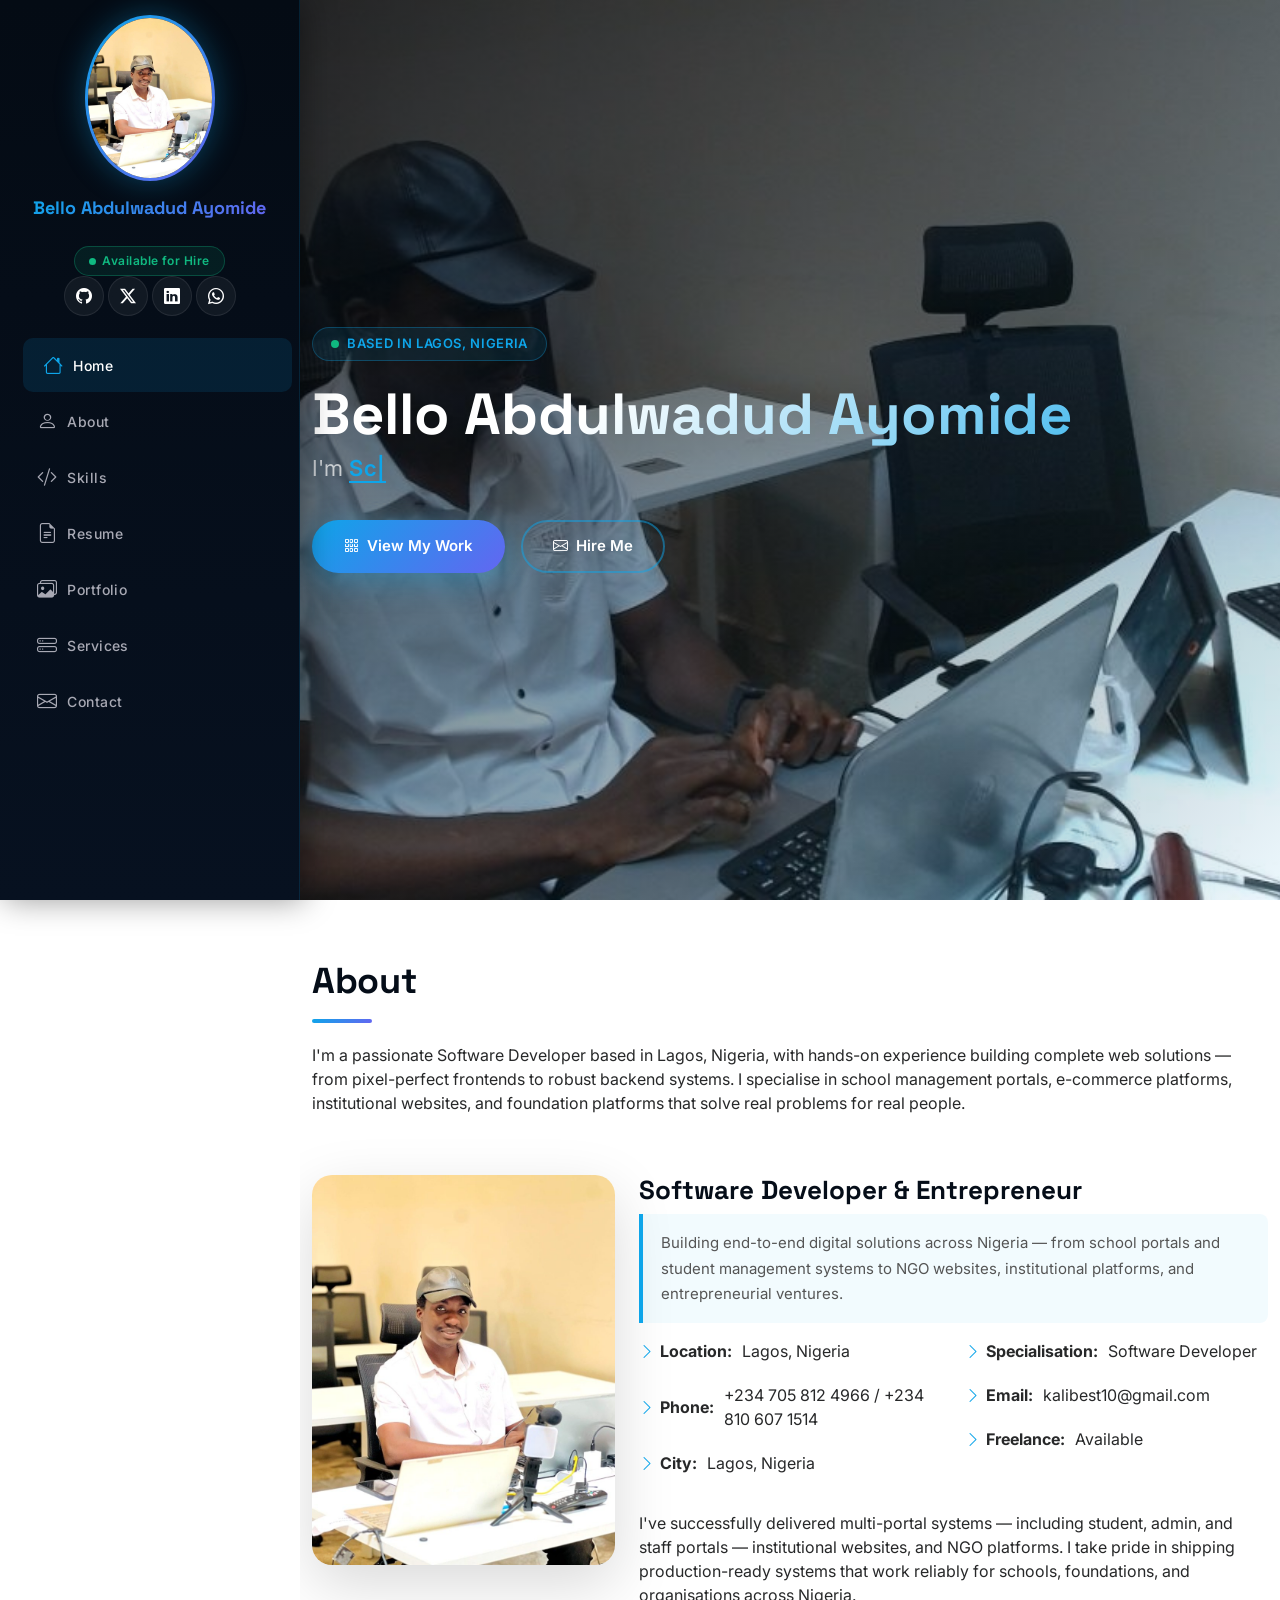
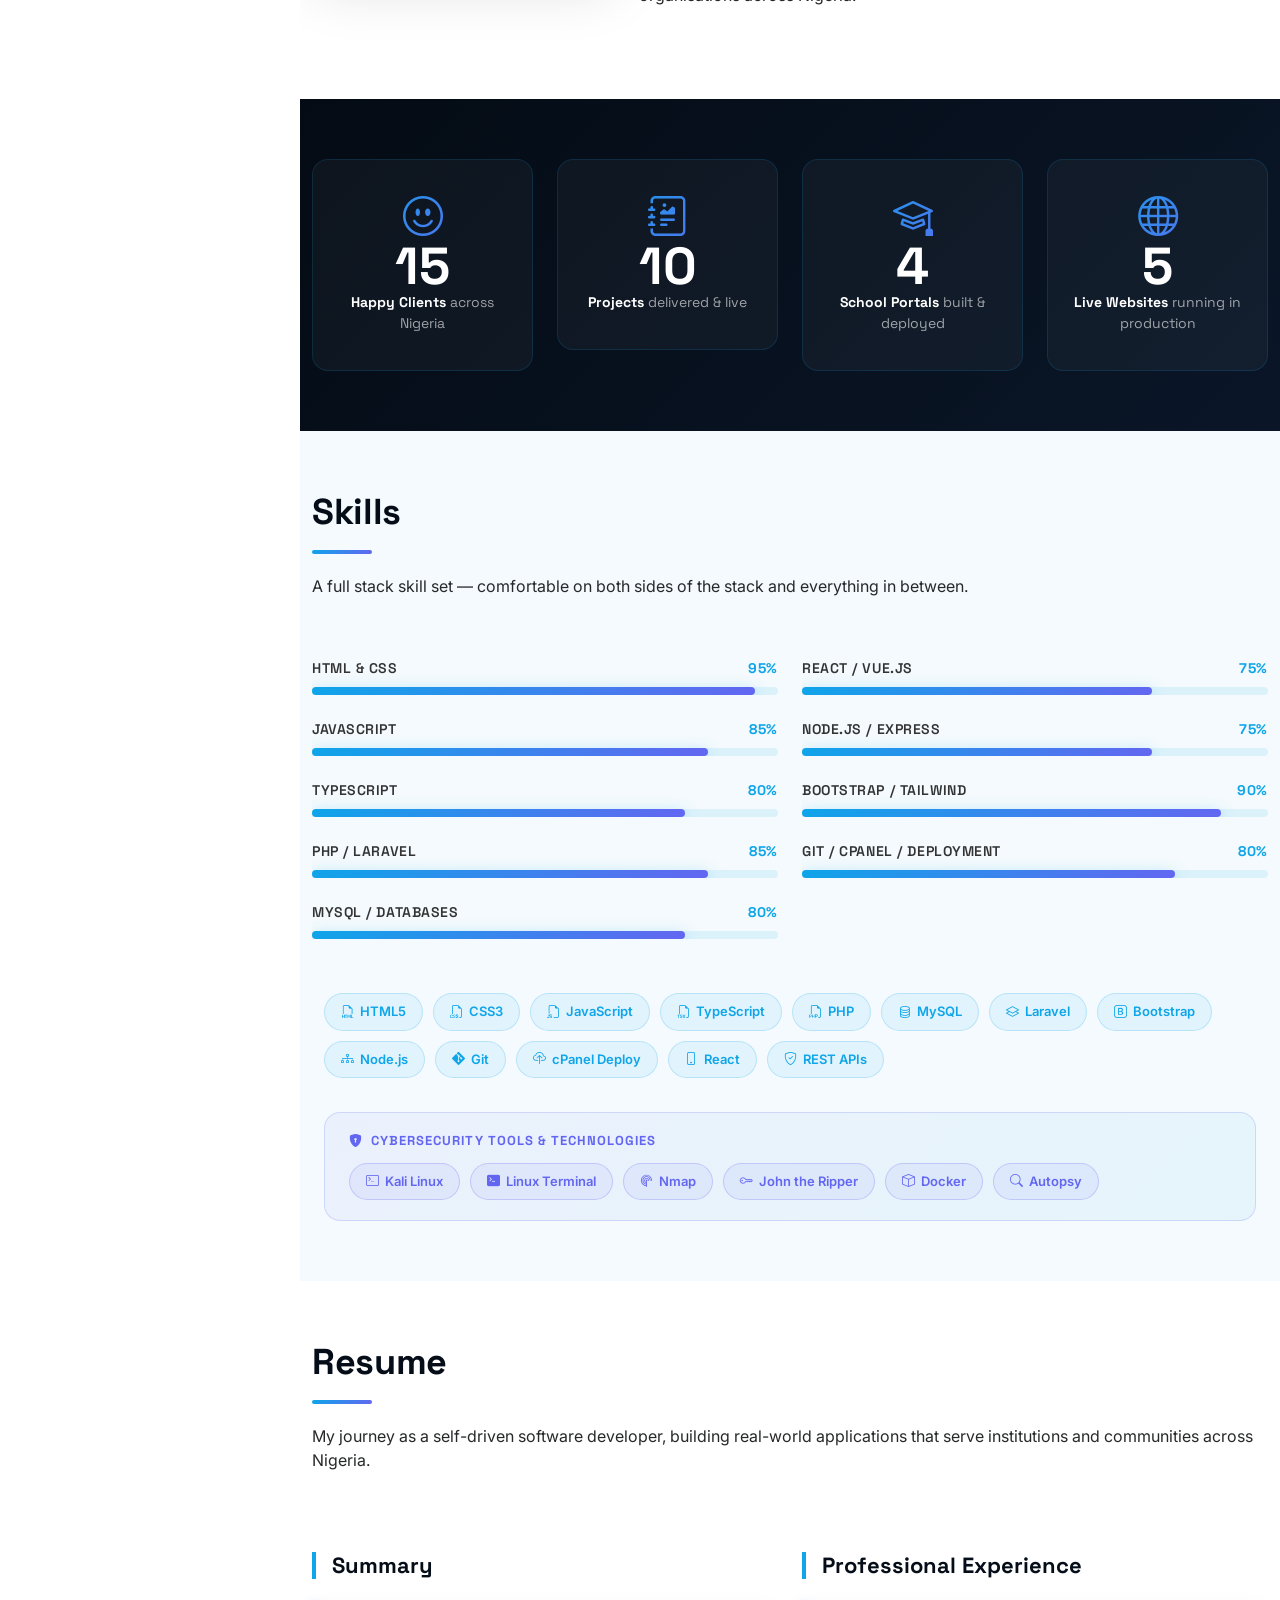
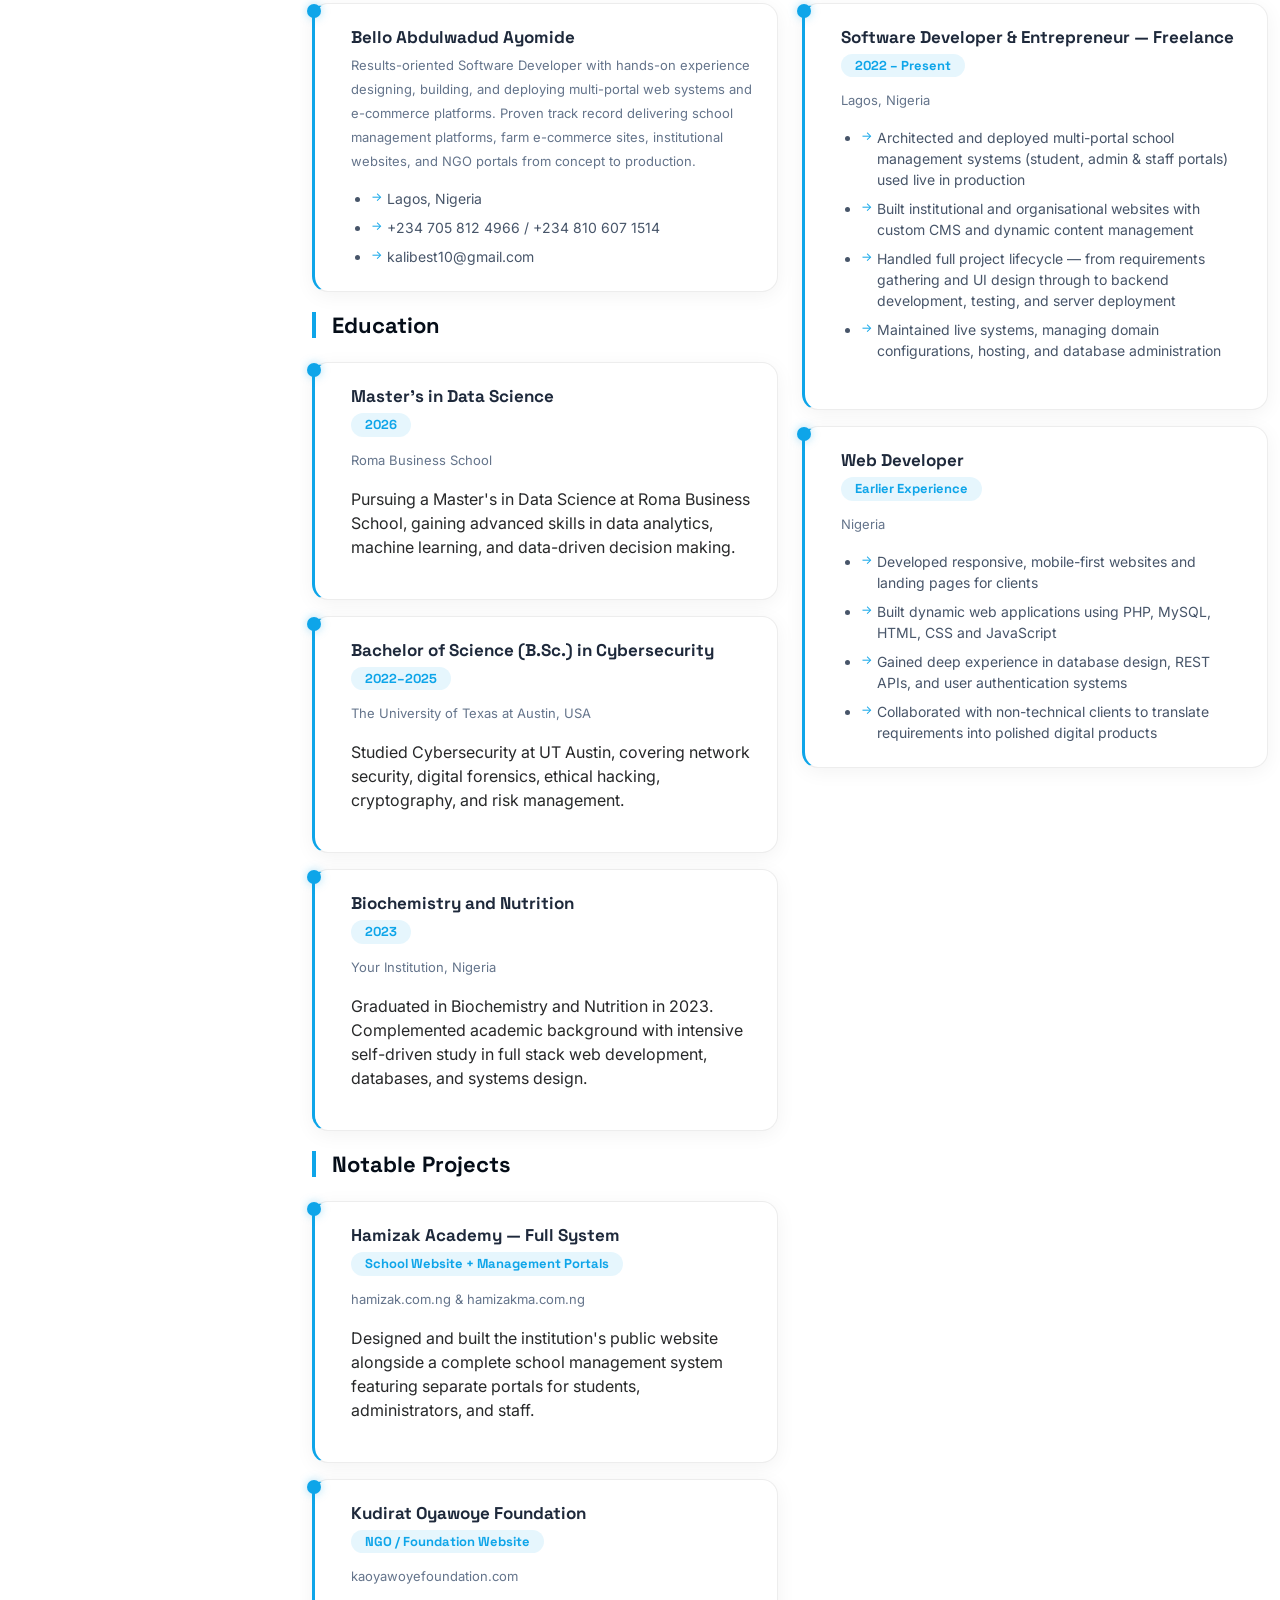
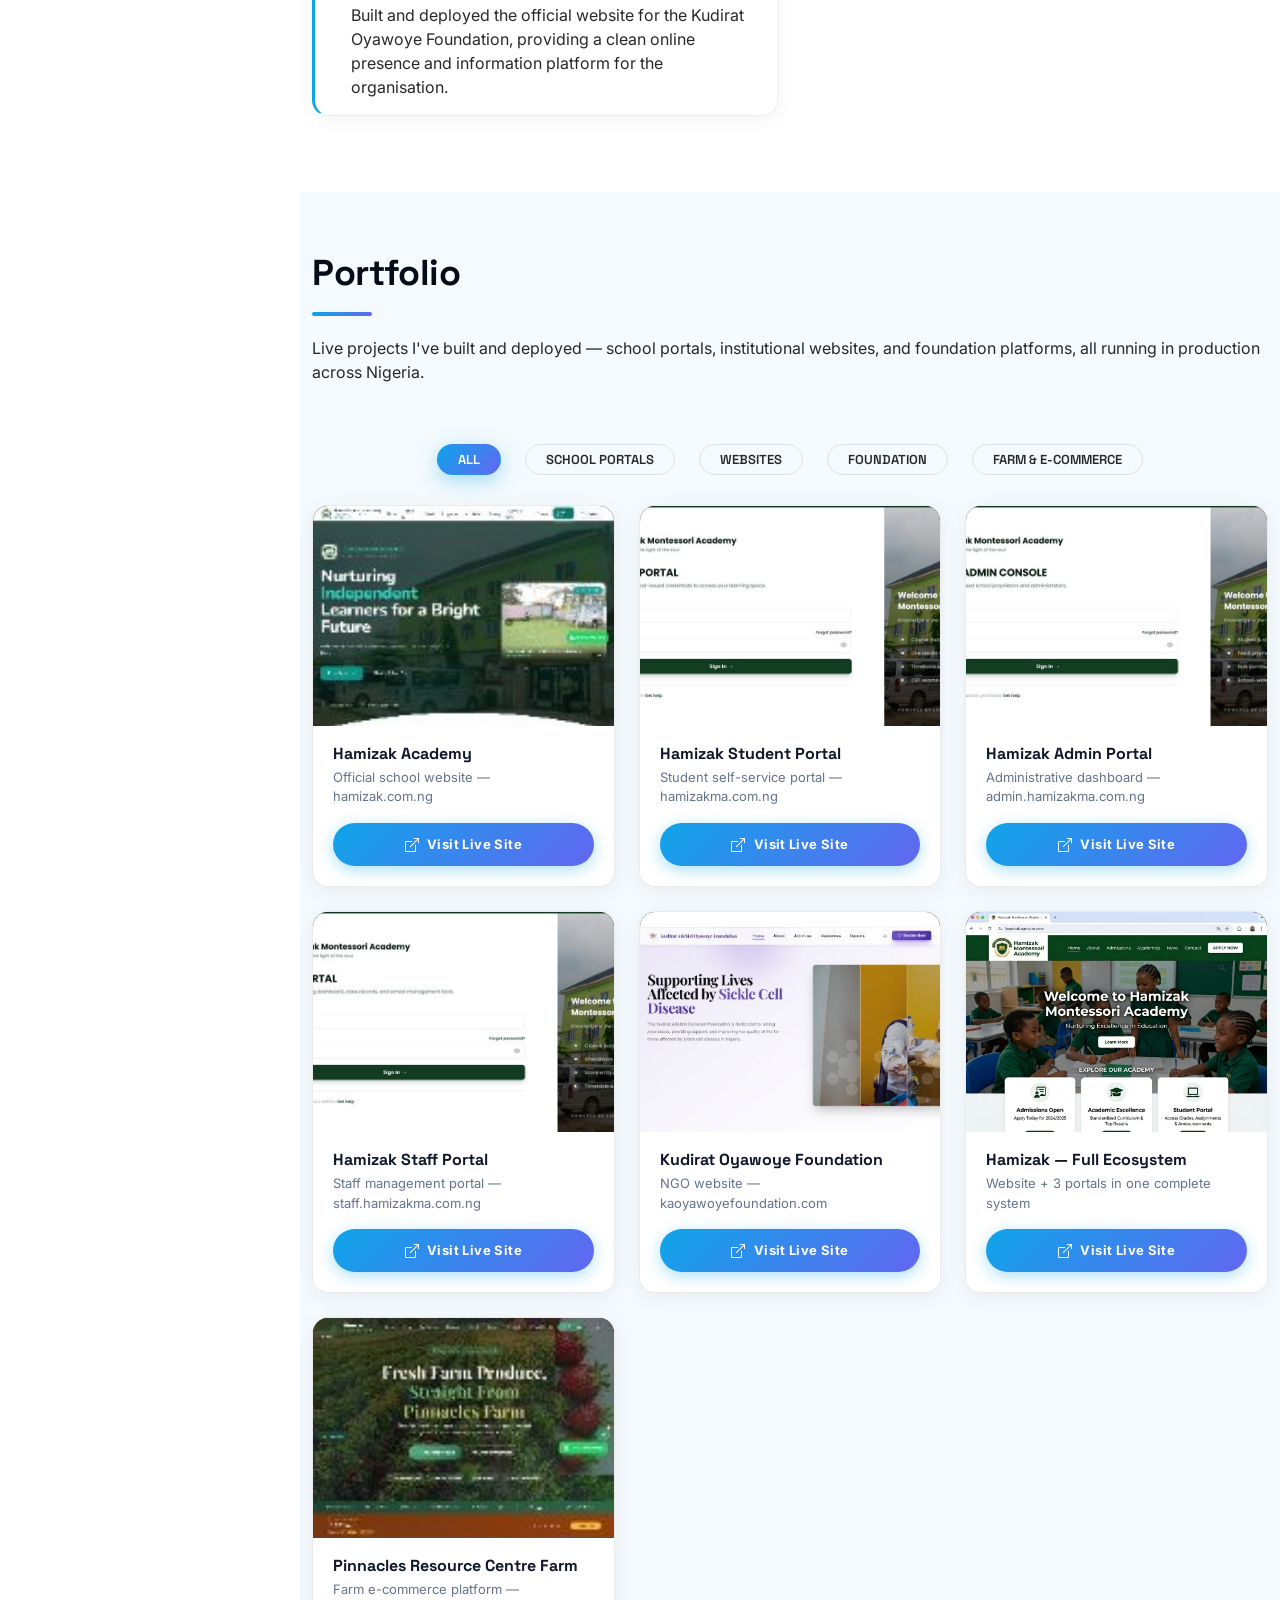
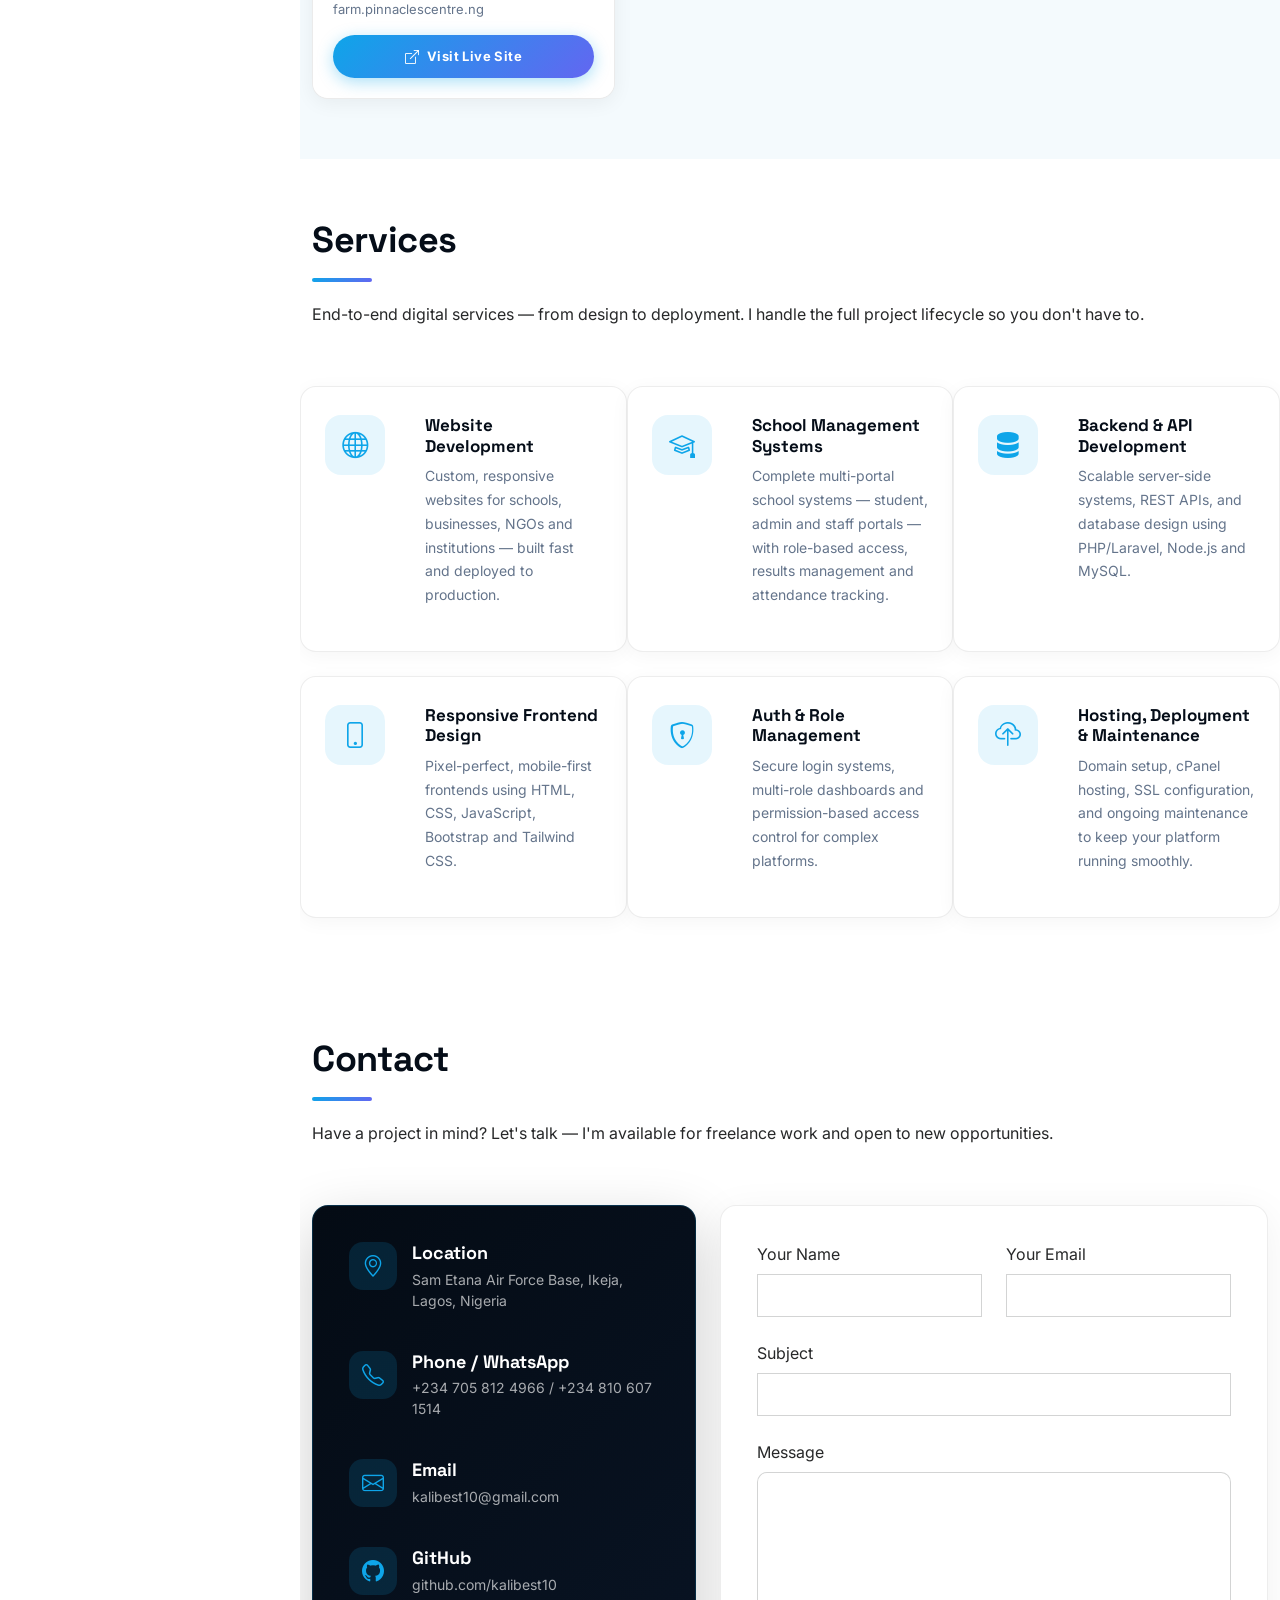
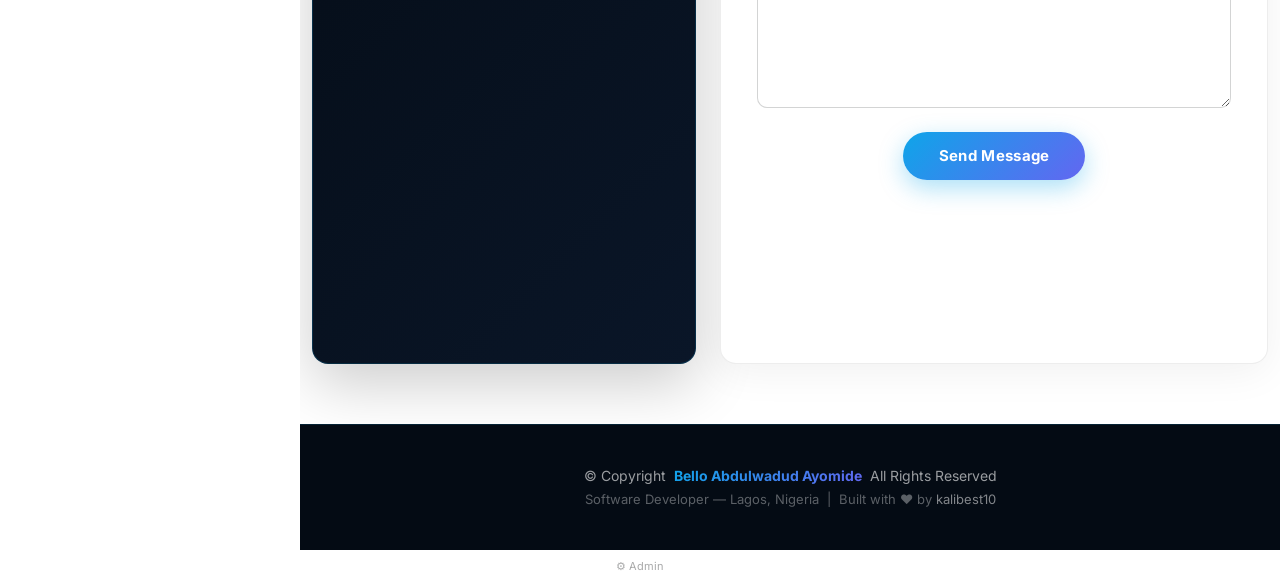
<file: index.html>
<!DOCTYPE html>
<html lang="en">
<head>
  <meta charset="utf-8">
  <meta content="width=device-width, initial-scale=1.0" name="viewport">
  <title>Bello Abdulwadud Ayomide - Software Developer &amp; Entrepreneur</title>
  <meta content="Software Developer based in Lagos, Nigeria. Building school management systems, web portals, e-commerce and websites." name="description">
  <meta content="software developer, Nigeria, web developer, school management system, Lagos, farm e-commerce" name="keywords">
  <link href="assets/img/favicon.png" rel="icon">
  <link href="assets/img/apple-touch-icon.png" rel="apple-touch-icon">
  <link rel="canonical" href="https://belloabdulwadud.com.ng/">
  <!-- Open Graph / Social Media -->
  <meta property="og:type" content="website">
  <meta property="og:url" content="https://belloabdulwadud.com.ng/">
  <meta property="og:title" content="Bello Abdulwadud Ayomide - Software Developer & Entrepreneur">
  <meta property="og:description" content="Software Developer based in Lagos, Nigeria. Building school management systems, web portals, e-commerce and websites.">
  <meta property="og:image" content="https://belloabdulwadud.com.ng/assets/img/profile-img.jpg">
  <meta name="twitter:card" content="summary_large_image">
  <meta name="twitter:url" content="https://belloabdulwadud.com.ng/">
  <meta name="twitter:title" content="Bello Abdulwadud Ayomide - Software Developer & Entrepreneur">
  <meta name="twitter:description" content="Software Developer based in Lagos, Nigeria. Building school management systems, web portals, e-commerce and websites.">
  <meta name="twitter:image" content="https://belloabdulwadud.com.ng/assets/img/profile-img.jpg">
  <link href="https://fonts.googleapis.com" rel="preconnect">
  <link href="https://fonts.gstatic.com" rel="preconnect" crossorigin>
  <link href="https://fonts.googleapis.com/css2?family=Roboto:wght@300;400;500;700&family=Poppins:wght@300;400;500;600;700&family=Raleway:wght@300;400;500;600;700&display=swap" rel="stylesheet">
  <link href="assets/vendor/bootstrap/css/bootstrap.min.css" rel="stylesheet">
  <link href="assets/vendor/bootstrap-icons/bootstrap-icons.css" rel="stylesheet">
  <link href="assets/vendor/aos/aos.css" rel="stylesheet">
  <link href="assets/vendor/glightbox/css/glightbox.min.css" rel="stylesheet">
  <link href="assets/vendor/swiper/swiper-bundle.min.css" rel="stylesheet">
  <link href="assets/css/main.css" rel="stylesheet">
  <link href="assets/css/custom.css" rel="stylesheet">
</head>
<body class="index-page">

  <header id="header" class="header dark-background d-flex flex-column">
    <i class="header-toggle d-xl-none bi bi-list"></i>
    <div class="profile-img">
      <img id="cms-profile-img" src="" alt="" class="img-fluid rounded-circle">
    </div>
    <a href="index.html" class="logo d-flex align-items-center justify-content-center">
      <h1 class="sitename" id="cms-site-name"></h1>
    </a>
    <div class="text-center mt-1">
      <span class="availability-badge" id="cms-availability-badge"><span class="green-dot"></span> <span id="cms-availability-text"></span></span>
    </div>
    <div class="social-links text-center" id="cms-social-links">
    </div>
    <nav id="navmenu" class="navmenu">
      <ul>
        <li><a href="#hero" class="active"><i class="bi bi-house navicon"></i>Home</a></li>
        <li><a href="#about"><i class="bi bi-person navicon"></i> About</a></li>
        <li><a href="#skills"><i class="bi bi-code-slash navicon"></i> Skills</a></li>
        <li><a href="#resume"><i class="bi bi-file-earmark-text navicon"></i> Resume</a></li>
        <li><a href="#portfolio"><i class="bi bi-images navicon"></i> Portfolio</a></li>
        <li><a href="#services"><i class="bi bi-hdd-stack navicon"></i> Services</a></li>
        <li><a href="#contact"><i class="bi bi-envelope navicon"></i> Contact</a></li>
      </ul>
    </nav>
  </header>

  <main class="main">

    <!-- Hero Section -->
    <section id="hero" class="hero section dark-background">
      <img id="cms-hero-bg" src="" alt="" data-aos="fade-in">
      <div class="container" data-aos="fade-up" data-aos-delay="100">
        <div class="hero-badge" id="cms-hero-badge"><span class="dot"></span> <span id="cms-hero-badge-text"></span></div>
        <h2 id="cms-hero-heading"></h2>
        <p>I'm <span class="typed" id="cms-typed" data-typed-items=""></span><span class="typed-cursor typed-cursor--blink" aria-hidden="true"></span></p>
        <div class="hero-btns" id="cms-hero-btns"></div>
      </div>
    </section>

    <!-- About Section -->
    <section id="about" class="about section">
      <div class="container section-title" data-aos="fade-up">
        <h2>About</h2>
        <p id="cms-about-subtitle"></p>
      </div>
      <div class="container" data-aos="fade-up" data-aos-delay="100">
        <div class="row gy-4 justify-content-center">
          <div class="col-lg-4">
            <img id="cms-about-img" src="" class="img-fluid" alt="">
          </div>
          <div class="col-lg-8 content">
            <h2 id="cms-about-heading"></h2>
            <p class="fst-italic py-3" id="cms-about-intro"></p>
            <div class="row">
              <div class="col-lg-6">
                <ul id="cms-about-info-left"></ul>
              </div>
              <div class="col-lg-6">
                <ul id="cms-about-info-right"></ul>
              </div>
            </div>
            <p class="py-3" id="cms-about-body"></p>
          </div>
        </div>
      </div>
    </section>

    <!-- Stats Section -->
    <section id="stats" class="stats section">
      <div class="container" data-aos="fade-up" data-aos-delay="100">
        <div class="row gy-4" id="cms-stats-row"></div>
      </div>
    </section>

    <!-- Skills Section -->
    <section id="skills" class="skills section light-background">
      <div class="container section-title" data-aos="fade-up">
        <h2>Skills</h2>
        <p id="cms-skills-subtitle"></p>
      </div>
      <div class="container" data-aos="fade-up" data-aos-delay="100">
        <div class="row skills-content skills-animation">
          <div class="col-lg-6" id="cms-skills-left"></div>
          <div class="col-lg-6" id="cms-skills-right"></div>
        </div>
        <div class="container mt-4" data-aos="fade-up" data-aos-delay="200">
          <div class="tech-badges" id="cms-tech-badges"></div>
        </div>
      </div>
    </section>

    <!-- Resume Section -->
    <section id="resume" class="resume section">
      <div class="container section-title" data-aos="fade-up">
        <h2>Resume</h2>
        <p id="cms-resume-subtitle"></p>
      </div>
      <div class="container">
        <div class="row">
          <div class="col-lg-6" id="cms-resume-left" data-aos="fade-up" data-aos-delay="100"></div>
          <div class="col-lg-6" id="cms-resume-right" data-aos="fade-up" data-aos-delay="200"></div>
        </div>
      </div>
    </section>

    <!-- Portfolio Section -->
    <section id="portfolio" class="portfolio section light-background">
      <div class="container section-title" data-aos="fade-up">
        <h2>Portfolio</h2>
        <p>Live projects I've built and deployed — school portals, institutional websites, and foundation platforms, all running in production across Nigeria.</p>
      </div>
      <div class="container">
        <div class="isotope-layout" data-default-filter="*" data-layout="masonry" data-sort="original-order">
          <ul class="portfolio-filters isotope-filters" id="cms-portfolio-filters" data-aos="fade-up" data-aos-delay="100"></ul>
          <div class="row gy-4 isotope-container" id="cms-portfolio-items" data-aos="fade-up" data-aos-delay="200"></div>
        </div>
      </div>
    </section>

    <!-- Services Section -->
    <section id="services" class="services section">
      <div class="container section-title" data-aos="fade-up">
        <h2>Services</h2>
        <p>End-to-end digital services — from design to deployment. I handle the full project lifecycle so you don't have to.</p>
      </div>
      <div class="container">
        <div class="row gy-4" id="cms-services-row"></div>
      </div>
    </section>

    <!-- Testimonials Section (hidden) -->
    <section id="testimonials" class="testimonials section light-background" style="display:none !important;"></section>

    <!-- Contact Section -->
    <section id="contact" class="contact section">
      <div class="container section-title" data-aos="fade-up">
        <h2>Contact</h2>
        <p id="cms-contact-subtitle"></p>
      </div>
      <div class="container" data-aos="fade-up" data-aos-delay="100">
        <div class="row gy-4">
          <div class="col-lg-5">
            <div class="info-wrap">
              <div class="info-item d-flex" data-aos="fade-up" data-aos-delay="200">
                <i class="bi bi-geo-alt flex-shrink-0"></i>
                <div>
                  <h3>Location</h3>
                  <p id="cms-contact-location"></p>
                </div>
              </div>
              <div class="info-item d-flex" data-aos="fade-up" data-aos-delay="300">
                <i class="bi bi-telephone flex-shrink-0"></i>
                <div>
                  <h3>Phone / WhatsApp</h3>
                  <p id="cms-contact-phone"></p>
                </div>
              </div>
              <div class="info-item d-flex" data-aos="fade-up" data-aos-delay="400">
                <i class="bi bi-envelope flex-shrink-0"></i>
                <div>
                  <h3>Email</h3>
                  <p id="cms-contact-email"></p>
                </div>
              </div>
              <div class="info-item d-flex" data-aos="fade-up" data-aos-delay="450">
                <i class="bi bi-github flex-shrink-0"></i>
                <div>
                  <h3>GitHub</h3>
                  <p id="cms-contact-github"><a id="cms-contact-github-link" href="" target="_blank"></a></p>
                </div>
              </div>
              <iframe src="https://www.google.com/maps/embed?pb=!1m18!1m12!1m3!1d3963.3!2d3.3390!3d6.5978!2m3!1f0!2f0!3f0!3m2!1i1024!2i768!4f13.1!3m3!1m2!1s0x103b9228c2f8a0b1%3A0x0!2sIkeja%2C+Lagos%2C+Nigeria!5e0!3m2!1sen!2sng!4v1680000000000" frameborder="0" style="border:0; width: 100%; height: 270px;" allowfullscreen="" loading="lazy" referrerpolicy="no-referrer-when-downgrade"></iframe>
            </div>
          </div>
          <div class="col-lg-7">
            <form id="cms-contact-form" action="" method="post" class="php-email-form" data-aos="fade-up" data-aos-delay="200">
              <div class="row gy-4">
                <div class="col-md-6">
                  <label for="name-field" class="pb-2">Your Name</label>
                  <input type="text" name="name" id="name-field" class="form-control" required="">
                </div>
                <div class="col-md-6">
                  <label for="email-field" class="pb-2">Your Email</label>
                  <input type="email" class="form-control" name="email" id="email-field" required="">
                </div>
                <div class="col-md-12">
                  <label for="subject-field" class="pb-2">Subject</label>
                  <input type="text" class="form-control" name="subject" id="subject-field" required="">
                </div>
                <div class="col-md-12">
                  <label for="message-field" class="pb-2">Message</label>
                  <textarea class="form-control" name="message" rows="10" id="message-field" required=""></textarea>
                </div>
                <div class="col-md-12 text-center">
                  <div class="loading">Loading</div>
                  <div class="error-message"></div>
                  <div class="sent-message">Your message has been sent. Thank you!</div>
                  <button type="submit">Send Message</button>
                </div>
              </div>
            </form>
          </div>
        </div>
      </div>
    </section>

  </main>

  <footer id="footer" class="footer position-relative">
    <div class="container">
      <div class="copyright text-center">
        <p>© <span>Copyright</span> <strong class="px-1 sitename" id="cms-footer-name"></strong> <span>All Rights Reserved</span></p>
      </div>
      <div class="credits" id="cms-footer-credits"></div>
    </div>
  </footer>

  <div class="text-center mt-2" style="font-size:11px;opacity:0.4">
    <a href="admin/" style="color:inherit;text-decoration:none;">⚙ Admin</a>
  </div>

  <a href="#" id="scroll-top" class="scroll-top d-flex align-items-center justify-content-center"><i class="bi bi-arrow-up-short"></i></a>
  <div id="preloader"></div>

  <script src="assets/js/cms-render.js"></script>
  <script src="assets/vendor/bootstrap/js/bootstrap.bundle.min.js"></script>
  <script src="assets/vendor/php-email-form/validate.js"></script>
  <script src="assets/vendor/aos/aos.js"></script>
  <script src="assets/vendor/typed.js/typed.umd.js"></script>
  <script src="assets/vendor/purecounter/purecounter_vanilla.js"></script>
  <script src="assets/vendor/waypoints/noframework.waypoints.js"></script>
  <script src="assets/vendor/glightbox/js/glightbox.min.js"></script>
  <script src="assets/vendor/imagesloaded/imagesloaded.pkgd.min.js"></script>
  <script src="assets/vendor/isotope-layout/isotope.pkgd.min.js"></script>
  <script src="assets/vendor/swiper/swiper-bundle.min.js"></script>
  <script src="assets/js/main.js"></script>

</body>
</html>
</file>
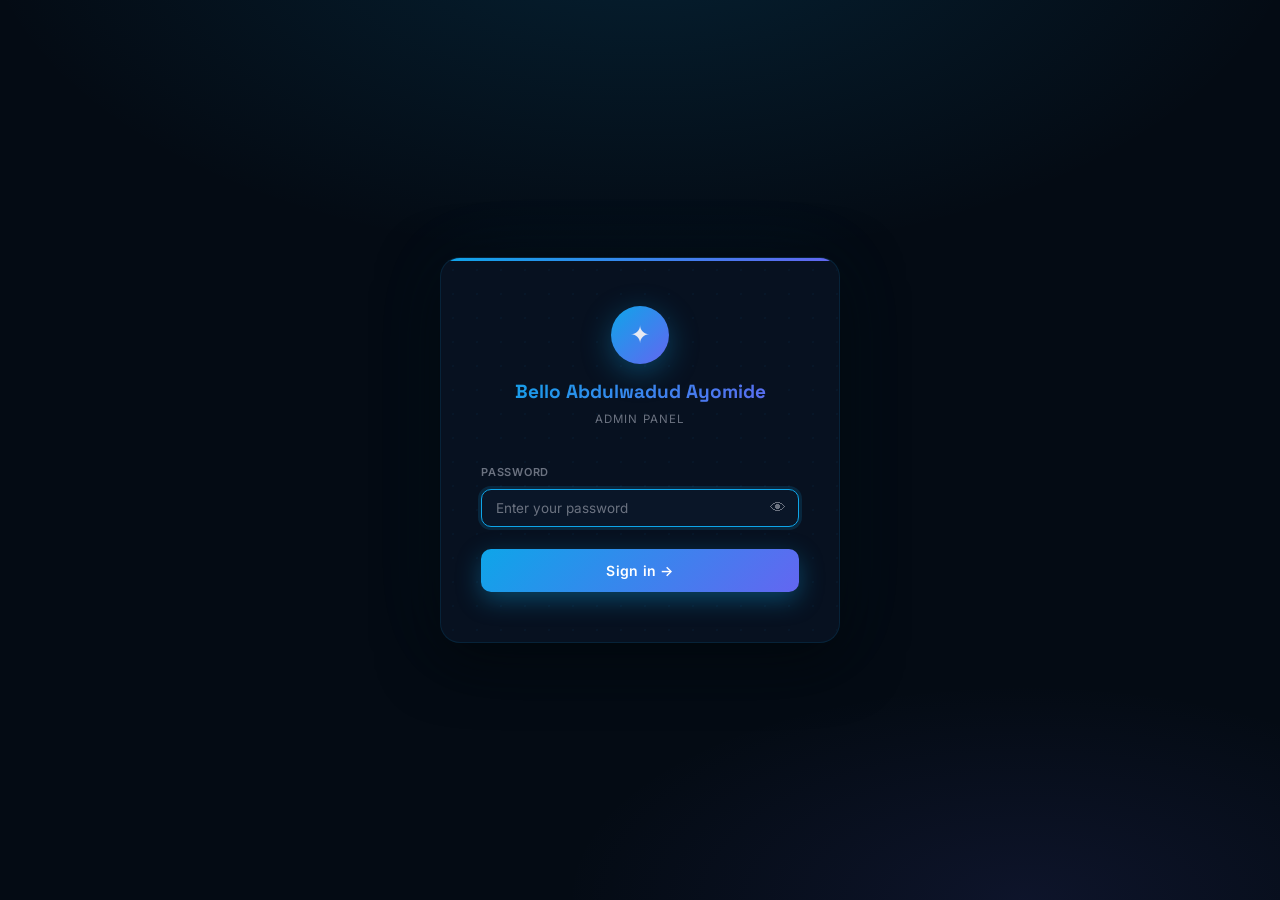
<file: admin/index.html>
<!DOCTYPE html>
<html lang="en">
<head>
  <meta charset="UTF-8">
  <meta name="viewport" content="width=device-width, initial-scale=1.0">
  <title>Admin — Bello Abdulwadud Ayomide</title>
  <link rel="stylesheet" href="cms.css">
</head>
<body class="login-page">

  <div class="login-box">
    <div class="login-brand">
      <div class="login-avatar">✦</div>
      <div class="login-name">Bello Abdulwadud Ayomide</div>
      <div class="login-sub">Admin Panel</div>
    </div>

    <form id="login-form" autocomplete="off">
      <div class="field">
        <label>Password</label>
        <div class="field-wrap">
          <input type="password" id="password" placeholder="Enter your password" autofocus>
          <button type="button" class="eye-btn" id="toggle-pw" title="Show / hide">👁</button>
        </div>
      </div>
      <button type="submit" class="btn-login" id="login-btn">Sign in →</button>
    </form>

    <div class="login-msg" id="login-msg"></div>
    <div class="login-attempts" id="login-attempts"></div>
  </div>

  <script src="config.js"></script>
  <script>
    (() => {
      const form      = document.getElementById('login-form');
      const pwInput   = document.getElementById('password');
      const togglePw  = document.getElementById('toggle-pw');
      const loginBtn  = document.getElementById('login-btn');
      const msgEl     = document.getElementById('login-msg');
      const attEl     = document.getElementById('login-attempts');

      let attempts     = parseInt(localStorage.getItem(CMS_CONFIG.ATTEMPTS_KEY) || '0', 10);
      let lockoutUntil = parseInt(localStorage.getItem(CMS_CONFIG.LOCKOUT_KEY)  || '0', 10);
      let countdownId  = null;

      function showMsg(text, type) {
        msgEl.textContent = text;
        msgEl.className   = `login-msg show ${type}`;
      }

      function updateAttempts() {
        const rem = CMS_CONFIG.MAX_ATTEMPTS - attempts;
        attEl.textContent = (attempts > 0 && attempts < CMS_CONFIG.MAX_ATTEMPTS)
          ? `${rem} attempt${rem !== 1 ? 's' : ''} remaining`
          : '';
      }

      async function sha256(str) {
        const buf = await crypto.subtle.digest('SHA-256', new TextEncoder().encode(str));
        return Array.from(new Uint8Array(buf)).map(b => b.toString(16).padStart(2, '0')).join('');
      }

      function startLockout() {
        pwInput.disabled  = true;
        loginBtn.disabled = true;
        attEl.textContent = '';
        if (countdownId) clearInterval(countdownId);
        countdownId = setInterval(() => {
          const ms = lockoutUntil - Date.now();
          if (ms <= 0) {
            clearInterval(countdownId);
            localStorage.removeItem(CMS_CONFIG.LOCKOUT_KEY);
            attempts = 0;
            localStorage.setItem(CMS_CONFIG.ATTEMPTS_KEY, '0');
            lockoutUntil = 0;
            pwInput.disabled  = false;
            loginBtn.disabled = false;
            loginBtn.textContent = 'Sign in →';
            msgEl.className  = 'login-msg';
            attEl.textContent = '';
          } else {
            const m = String(Math.floor(ms / 60000)).padStart(2, '0');
            const s = String(Math.floor((ms % 60000) / 1000)).padStart(2, '0');
            showMsg(`Too many attempts — try again in ${m}:${s}`, 'warning');
          }
        }, 500);
      }

      // On page load
      if (lockoutUntil > Date.now()) {
        startLockout();
      } else {
        updateAttempts();
      }

      // Toggle visibility
      togglePw.addEventListener('click', () => {
        const show = pwInput.type === 'password';
        pwInput.type         = show ? 'text' : 'password';
        togglePw.textContent = show ? '🙈' : '👁';
      });

      // Submit
      form.addEventListener('submit', async e => {
        e.preventDefault();
        if (lockoutUntil > Date.now()) return;
        const val = pwInput.value.trim();
        if (!val) return;

        loginBtn.disabled    = true;
        loginBtn.textContent = 'Verifying…';

        // Check plain-text custom password stored by Settings panel first
        const customPwd = localStorage.getItem(CMS_CONFIG.PWD_KEY || 'cms_custom_password');
        const hash = await sha256(val);
        const hashOfCustom = customPwd ? await sha256(customPwd) : null;

        const isCorrect = (customPwd && val === customPwd)
                       || hash === CMS_CONFIG.PASSWORD_HASH;

        if (isCorrect) {
          localStorage.setItem(CMS_CONFIG.SESSION_KEY, 'true');
          localStorage.setItem(CMS_CONFIG.ATTEMPTS_KEY, '0');
          localStorage.removeItem(CMS_CONFIG.LOCKOUT_KEY);
          showMsg('✓ Welcome back! Redirecting…', 'success');
          setTimeout(() => (window.location.href = 'dashboard.html'), 700);
        } else {
          attempts++;
          localStorage.setItem(CMS_CONFIG.ATTEMPTS_KEY, String(attempts));
          if (attempts >= CMS_CONFIG.MAX_ATTEMPTS) {
            lockoutUntil = Date.now() + CMS_CONFIG.LOCKOUT_MS;
            localStorage.setItem(CMS_CONFIG.LOCKOUT_KEY, String(lockoutUntil));
            startLockout();
          } else {
            loginBtn.disabled    = false;
            loginBtn.textContent = 'Sign in →';
            pwInput.value        = '';
            pwInput.focus();
            updateAttempts();
            showMsg('Incorrect password. Please try again.', 'error');
          }
        }
      });
    })();
  </script>
</body>
</html>
</file>
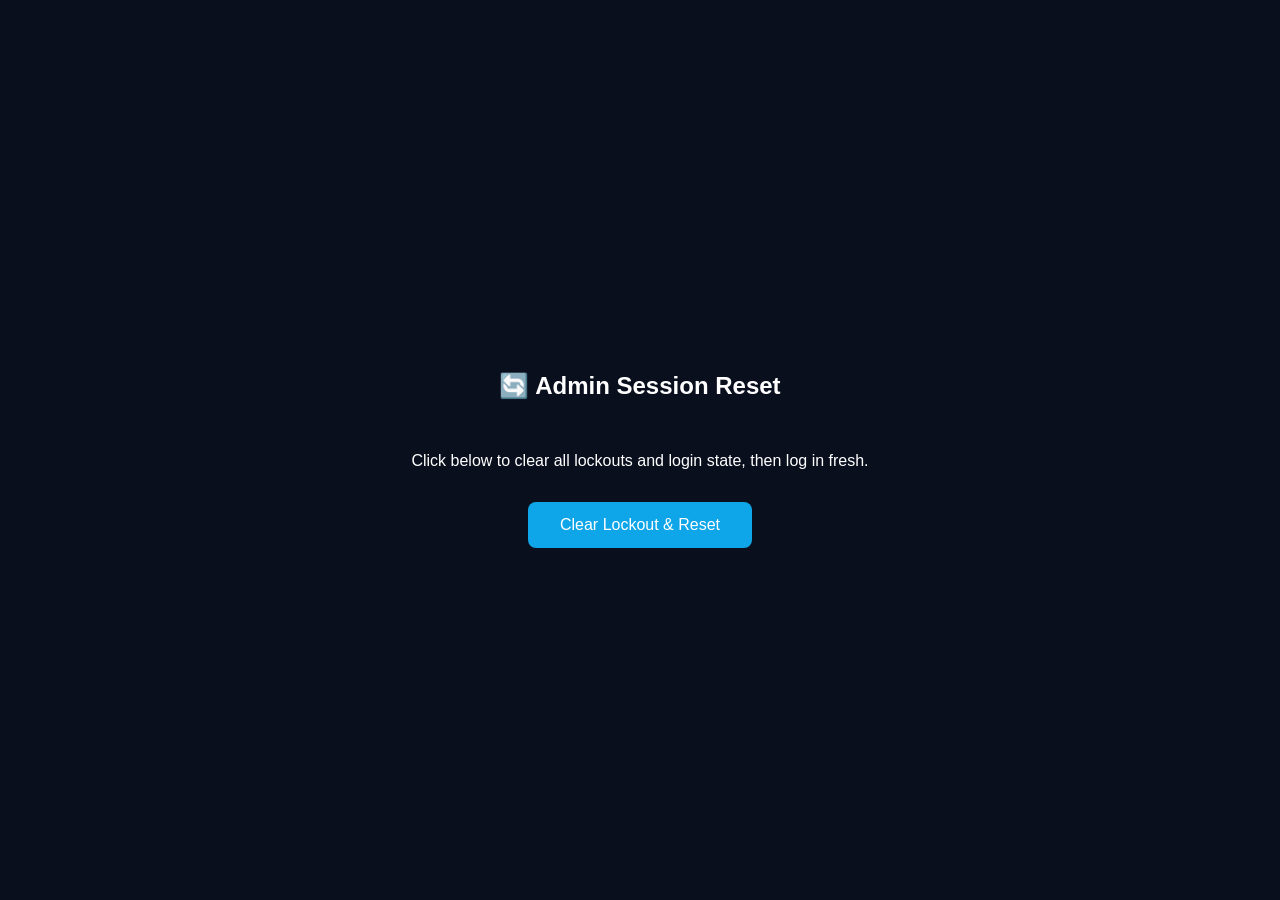
<file: admin/reset-session.html>
<!DOCTYPE html>
<html lang="en">
<head>
  <meta charset="UTF-8">
  <title>Reset Admin Session</title>
  <style>
    body { font-family: sans-serif; background: #0a0f1e; color: #fff; display: flex; align-items: center; justify-content: center; height: 100vh; margin: 0; flex-direction: column; gap: 16px; }
    button { padding: 14px 32px; background: #0ea5e9; color: #fff; border: none; border-radius: 8px; font-size: 16px; cursor: pointer; }
    button:hover { background: #0284c7; }
    .msg { color: #10b981; font-weight: bold; display: none; }
  </style>
</head>
<body>
  <h2>🔄 Admin Session Reset</h2>
  <p>Click below to clear all lockouts and login state, then log in fresh.</p>
  <button onclick="resetAll()">Clear Lockout &amp; Reset</button>
  <div class="msg" id="msg">✓ Done! Redirecting to login…</div>
  <script src="config.js"></script>
  <script>
    function resetAll() {
      localStorage.removeItem(CMS_CONFIG.SESSION_KEY);
      localStorage.removeItem(CMS_CONFIG.ATTEMPTS_KEY);
      localStorage.removeItem(CMS_CONFIG.LOCKOUT_KEY);
      localStorage.removeItem(CMS_CONFIG.PWD_KEY);
      document.getElementById('msg').style.display = 'block';
      setTimeout(() => window.location.href = 'index.html', 1500);
    }
  </script>
</body>
</html>
</file>
<file: assets/css/custom.css>
/* =============================================
   PREMIUM PORTFOLIO ENHANCEMENTS
   Bello Abdulwadud Ayomide
   ============================================= */

@import url('https://fonts.googleapis.com/css2?family=Inter:wght@300;400;500;600;700;800&family=Space+Grotesk:wght@400;500;600;700&display=swap');

:root {
  --accent-color: #0ea5e9;
  --accent-glow: rgba(14, 165, 233, 0.35);
  --accent-gradient: linear-gradient(135deg, #0ea5e9 0%, #6366f1 100%);
  --gold: #f59e0b;
  --emerald: #10b981;
  --heading-font: 'Space Grotesk', sans-serif;
  --default-font: 'Inter', sans-serif;
  --nav-font: 'Inter', sans-serif;
  --card-radius: 16px;
  --transition: all 0.35s cubic-bezier(0.4, 0, 0.2, 1);
}

/* ── SIDEBAR HEADER ─────────────────────────── */
.header {
  background: linear-gradient(180deg, #040b14 0%, #071120 100%);
  border-right: 1px solid rgba(14,165,233,0.15);
  box-shadow: 4px 0 30px rgba(0,0,0,0.4);
}

.header .profile-img img {
  width: 130px;
  border: 3px solid transparent;
  background: linear-gradient(#040b14,#040b14) padding-box,
              var(--accent-gradient) border-box;
  border-radius: 50%;
  box-shadow: 0 0 30px var(--accent-glow);
  transition: var(--transition);
}
.header .profile-img img:hover {
  transform: scale(1.05);
  box-shadow: 0 0 50px var(--accent-glow);
}

.header .logo h1 {
  font-family: 'Space Grotesk', sans-serif;
  font-size: 18px;
  font-weight: 700;
  background: var(--accent-gradient);
  -webkit-background-clip: text;
  -webkit-text-fill-color: transparent;
  background-clip: text;
  text-align: center;
  line-height: 1.3;
}

/* Nav links */
.navmenu a {
  font-size: 14px;
  font-weight: 500;
  letter-spacing: 0.03em;
  border-radius: 10px;
  margin: 2px 8px;
  padding: 12px 14px;
  transition: var(--transition);
}
.navmenu a:hover,
.navmenu .active {
  background: rgba(14,165,233,0.12);
  color: #fff !important;
  padding-left: 20px;
}
.navmenu a:hover .navicon,
.navmenu .active .navicon {
  color: var(--accent-color) !important;
}

/* Social links */
.header .social-links a {
  background: rgba(255,255,255,0.05);
  border: 1px solid rgba(255,255,255,0.08);
  transition: var(--transition);
}
.header .social-links a:hover {
  background: var(--accent-gradient);
  border-color: transparent;
  transform: translateY(-3px);
  box-shadow: 0 8px 20px var(--accent-glow);
}

/* ── HERO ───────────────────────────────────── */
.hero {
  background: linear-gradient(135deg, #040b14 0%, #071828 50%, #040b14 100%);
}
.hero:before {
  background: linear-gradient(135deg, rgba(4,11,20,0.75) 0%, rgba(14,165,233,0.08) 100%);
}
.hero h2 {
  font-family: 'Space Grotesk', sans-serif;
  font-size: 58px;
  font-weight: 800;
  background: linear-gradient(135deg, #ffffff 30%, #0ea5e9 100%);
  -webkit-background-clip: text;
  -webkit-text-fill-color: transparent;
  background-clip: text;
  line-height: 1.15;
}
.hero p {
  font-size: 22px;
  color: rgba(255,255,255,0.7);
  font-weight: 400;
}
.hero p span {
  color: #0ea5e9;
  border-bottom: 2px solid #0ea5e9;
  font-weight: 600;
}

/* CTA Buttons in hero */
.hero-btns {
  margin-top: 35px;
  display: flex;
  gap: 16px;
  flex-wrap: wrap;
}
.btn-hero-primary {
  display: inline-flex;
  align-items: center;
  gap: 8px;
  padding: 14px 32px;
  background: var(--accent-gradient);
  color: #fff;
  border-radius: 50px;
  font-weight: 600;
  font-size: 15px;
  text-decoration: none;
  box-shadow: 0 8px 30px var(--accent-glow);
  transition: var(--transition);
}
.btn-hero-primary:hover {
  transform: translateY(-3px);
  box-shadow: 0 14px 40px var(--accent-glow);
  color: #fff;
}
.btn-hero-outline {
  display: inline-flex;
  align-items: center;
  gap: 8px;
  padding: 13px 30px;
  border: 2px solid rgba(14,165,233,0.5);
  color: #fff;
  border-radius: 50px;
  font-weight: 600;
  font-size: 15px;
  text-decoration: none;
  transition: var(--transition);
}
.btn-hero-outline:hover {
  background: rgba(14,165,233,0.15);
  border-color: #0ea5e9;
  color: #fff;
  transform: translateY(-3px);
}

/* Badge in hero */
.hero-badge {
  display: inline-flex;
  align-items: center;
  gap: 8px;
  background: rgba(14,165,233,0.1);
  border: 1px solid rgba(14,165,233,0.3);
  border-radius: 50px;
  padding: 6px 18px;
  font-size: 13px;
  color: #0ea5e9;
  font-weight: 600;
  margin-bottom: 20px;
  letter-spacing: 0.05em;
  text-transform: uppercase;
}
.hero-badge .dot {
  width: 8px; height: 8px;
  background: #10b981;
  border-radius: 50%;
  animation: pulse-dot 2s infinite;
}
@keyframes pulse-dot {
  0%,100%{box-shadow:0 0 0 0 rgba(16,185,129,0.4)}
  50%{box-shadow:0 0 0 6px rgba(16,185,129,0)}
}

/* ── SECTION TITLES ─────────────────────────── */
.section-title h2 {
  font-family: 'Space Grotesk', sans-serif;
  font-size: 36px;
  font-weight: 800;
  letter-spacing: -0.01em;
}
.section-title h2:after {
  background: var(--accent-gradient);
  height: 4px;
  border-radius: 4px;
  width: 60px;
}

/* ── ABOUT ──────────────────────────────────── */
.about .content h2 {
  font-family: 'Space Grotesk', sans-serif;
  font-size: 26px;
  font-weight: 700;
}
.about .col-lg-4 img {
  border-radius: 20px;
  box-shadow: 0 20px 60px rgba(0,0,0,0.15);
  transition: var(--transition);
}
.about .col-lg-4 img:hover {
  transform: translateY(-8px);
  box-shadow: 0 30px 70px rgba(14,165,233,0.2);
}
.about .content ul li i {
  color: var(--accent-color);
}
.about .content p.fst-italic {
  border-left: 4px solid var(--accent-color);
  padding-left: 16px;
  background: rgba(14,165,233,0.05);
  border-radius: 0 8px 8px 0;
  padding: 14px 18px;
  font-style: normal !important;
  color: #555;
  font-size: 15px;
  line-height: 1.7;
}

/* ── STATS ──────────────────────────────────── */
.stats {
  background: linear-gradient(135deg, #040b14, #0a1628);
  color: #fff;
}
.stats .stats-item {
  background: rgba(255,255,255,0.04);
  border: 1px solid rgba(14,165,233,0.15);
  border-radius: var(--card-radius);
  text-align: center;
  padding: 36px 20px;
  transition: var(--transition);
}
.stats .stats-item:hover {
  background: rgba(14,165,233,0.1);
  border-color: rgba(14,165,233,0.4);
  transform: translateY(-6px);
  box-shadow: 0 20px 50px rgba(14,165,233,0.15);
}
.stats .stats-item i {
  float: none !important;
  display: block;
  margin: 0 auto 10px;
  font-size: 40px;
  background: var(--accent-gradient);
  -webkit-background-clip: text;
  -webkit-text-fill-color: transparent;
  background-clip: text;
}
.stats .stats-item .purecounter {
  margin-left: 0;
  display: block;
  text-align: center;
  font-size: 52px;
  font-weight: 800;
  color: #fff;
  font-family: 'Space Grotesk', sans-serif;
}
.stats .stats-item p {
  margin-left: 0;
  text-align: center;
  color: rgba(255,255,255,0.6);
  padding-top: 6px;
}
.stats .stats-item p strong { color: #fff; }

/* ── SKILLS ─────────────────────────────────── */
.skills .progress {
  height: auto;
  background: none;
  margin-bottom: 24px;
}
.skills .progress .skill {
  font-family: 'Space Grotesk', sans-serif;
  font-size: 14px;
  font-weight: 600;
  letter-spacing: 0.04em;
  text-transform: uppercase;
  color: #333;
  display: flex;
  justify-content: space-between;
  margin-bottom: 8px;
}
.skills .progress .skill .val {
  float: none;
  font-weight: 700;
  color: var(--accent-color);
}
.skills .progress-bar-wrap {
  height: 8px;
  border-radius: 50px;
  background: rgba(14,165,233,0.1);
}
.skills .progress-bar {
  height: 8px;
  border-radius: 50px;
  background: var(--accent-gradient);
  box-shadow: 0 4px 15px var(--accent-glow);
}

/* Skills tech badge layout */
.tech-badges {
  display: flex;
  flex-wrap: wrap;
  gap: 10px;
  margin-top: 30px;
}
.tech-badge {
  display: inline-flex;
  align-items: center;
  gap: 6px;
  padding: 8px 16px;
  background: rgba(14,165,233,0.08);
  border: 1px solid rgba(14,165,233,0.2);
  border-radius: 50px;
  font-size: 13px;
  font-weight: 600;
  color: #0ea5e9;
  transition: var(--transition);
}
.tech-badge:hover {
  background: var(--accent-gradient);
  color: #fff;
  border-color: transparent;
  transform: translateY(-2px);
  box-shadow: 0 6px 20px var(--accent-glow);
}

/* ── RESUME ─────────────────────────────────── */
.resume .resume-title {
  font-family: 'Space Grotesk', sans-serif;
  font-size: 22px;
  font-weight: 700;
  position: relative;
  padding-left: 16px;
  border-left: 4px solid var(--accent-color);
  margin-bottom: 24px;
}
.resume .resume-item {
  background: #fff;
  border: 1px solid rgba(0,0,0,0.07);
  border-radius: var(--card-radius);
  padding: 24px 24px 24px 36px;
  margin-bottom: 16px;
  margin-top: 0;
  border-left: 3px solid var(--accent-color);
  box-shadow: 0 4px 20px rgba(0,0,0,0.05);
  transition: var(--transition);
}
.resume .resume-item:hover {
  box-shadow: 0 10px 40px rgba(14,165,233,0.12);
  transform: translateX(4px);
}
.resume .resume-item::before {
  width: 14px; height: 14px;
  background: var(--accent-color);
  border: none;
  left: -8px;
  box-shadow: 0 0 10px var(--accent-glow);
}
.resume .resume-item h4 {
  font-family: 'Space Grotesk', sans-serif;
  font-size: 17px;
  font-weight: 700;
  text-transform: none;
  color: #1e293b;
  margin-bottom: 6px;
}
.resume .resume-item h5 {
  background: rgba(14,165,233,0.1);
  color: #0ea5e9;
  font-size: 13px;
  font-weight: 700;
  border-radius: 20px;
  padding: 4px 14px;
  display: inline-block;
}
.resume .resume-item em {
  color: #64748b;
  font-style: normal;
  font-size: 13px;
}
.resume .resume-item ul li {
  padding-bottom: 8px;
  font-size: 14px;
  color: #475569;
  position: relative;
  padding-left: 16px;
}
.resume .resume-item ul li::before {
  content: '→';
  position: absolute;
  left: 0;
  color: var(--accent-color);
  font-size: 12px;
}

/* ── PORTFOLIO ──────────────────────────────── */
.portfolio .portfolio-filters li {
  font-family: 'Space Grotesk', sans-serif;
  font-weight: 600;
  font-size: 13px;
  padding: 8px 20px;
  border-radius: 50px;
  border: 1.5px solid rgba(0,0,0,0.1);
  transition: var(--transition);
}
.portfolio .portfolio-filters li:hover,
.portfolio .portfolio-filters li.filter-active {
  background: var(--accent-gradient);
  color: #fff !important;
  border-color: transparent;
  box-shadow: 0 6px 20px var(--accent-glow);
}
/* ── PORTFOLIO CARD & GRID ───────────────────── */
.isotope-container {
  min-height: 350px;
}
.portfolio-card {
  border-radius: var(--card-radius);
  box-shadow: 0 4px 20px rgba(0,0,0,0.06);
  border: 1px solid rgba(0,0,0,0.08);
  transition: var(--transition);
  overflow: hidden;
  background: #ffffff;
  display: flex;
  flex-direction: column;
  height: 100%;
}
.portfolio-card:hover {
  box-shadow: 0 16px 45px rgba(14,165,233,0.18);
  transform: translateY(-6px);
  border-color: rgba(14,165,233,0.3);
}
.portfolio-img-wrap {
  position: relative;
  overflow: hidden;
  width: 100%;
  height: 220px;
  background: #040b14;
}
.portfolio-img-wrap img {
  width: 100% !important;
  height: 220px !important;
  object-fit: cover !important;
  object-position: top center !important;
  display: block;
  transition: transform 0.4s ease;
}
.portfolio-card:hover .portfolio-img-wrap img {
  transform: scale(1.06);
}
.portfolio-img-wrap .portfolio-info {
  position: absolute;
  inset: 0;
  background: linear-gradient(135deg, rgba(4,11,20,0.88), rgba(14,165,233,0.85));
  opacity: 0;
  transition: all 0.3s ease;
  display: flex;
  flex-direction: column;
  justify-content: center;
  align-items: center;
  padding: 16px;
  text-align: center;
  z-index: 2;
}
.portfolio-card:hover .portfolio-img-wrap .portfolio-info {
  opacity: 1;
}
.portfolio-img-wrap .portfolio-info h4 {
  font-family: 'Space Grotesk', sans-serif;
  font-size: 16px;
  font-weight: 700;
  color: #fff;
  margin-bottom: 6px;
}
.portfolio-img-wrap .portfolio-info p {
  font-size: 12px;
  color: rgba(255,255,255,0.8);
  margin-bottom: 12px;
}
.portfolio-links {
  display: flex;
  gap: 12px;
}
.portfolio-links a {
  width: 42px;
  height: 42px;
  border-radius: 50%;
  background: rgba(255,255,255,0.18);
  backdrop-filter: blur(4px);
  display: inline-flex;
  align-items: center;
  justify-content: center;
  color: #fff;
  font-size: 18px;
  transition: var(--transition);
  text-decoration: none;
}
.portfolio-links a:hover {
  background: #fff;
  color: var(--accent-color);
  transform: scale(1.1);
}
.portfolio-card-body {
  padding: 18px 20px 20px;
  display: flex;
  flex-direction: column;
  flex-grow: 1;
  background: #fff;
}
.portfolio-card-title {
  font-family: 'Space Grotesk', sans-serif;
  font-size: 16px;
  font-weight: 700;
  color: #0f172a;
  margin-bottom: 5px;
}
.portfolio-card-desc {
  font-size: 13px;
  color: #64748b;
  line-height: 1.5;
  margin-bottom: 16px;
  flex-grow: 1;
}

/* ── SERVICES ───────────────────────────────── */
.services .service-item {
  background: #fff;
  border: 1px solid rgba(0,0,0,0.07);
  border-radius: var(--card-radius);
  padding: 28px 24px;
  transition: var(--transition);
  box-shadow: 0 4px 20px rgba(0,0,0,0.04);
  gap: 20px;
}
.services .service-item:hover {
  box-shadow: 0 20px 50px rgba(14,165,233,0.15);
  transform: translateY(-6px);
  border-color: rgba(14,165,233,0.2);
}
.services .service-item .icon {
  background: rgba(14,165,233,0.1);
  border: none;
  width: 60px; height: 60px;
  border-radius: 16px;
  transition: var(--transition);
  flex-shrink: 0;
}
.services .service-item .icon i {
  color: #0ea5e9;
  font-size: 26px;
}
.services .service-item:hover .icon {
  background: var(--accent-gradient);
  box-shadow: 0 10px 30px var(--accent-glow);
}
.services .service-item:hover .icon i {
  color: #fff;
}
.services .service-item .title {
  font-family: 'Space Grotesk', sans-serif;
  font-size: 17px;
  font-weight: 700;
  margin-bottom: 8px;
}
.services .service-item .description {
  font-size: 14px;
  line-height: 1.7;
  color: #64748b;
}

/* ── TESTIMONIALS ───────────────────────────── */
.testimonials { background: #f8fafc; }
.testimonials .testimonial-item {
  background: #fff;
  border-radius: var(--card-radius);
  padding: 28px 24px;
  box-shadow: 0 4px 20px rgba(0,0,0,0.06);
  transition: var(--transition);
  min-height: 280px;
}
.testimonials .testimonial-item:hover {
  box-shadow: 0 16px 50px rgba(14,165,233,0.15);
  transform: translateY(-4px);
}
.testimonials .testimonial-item p {
  border-radius: var(--card-radius);
  background: #f8fafc;
  box-shadow: none;
  font-size: 14px;
  line-height: 1.75;
  font-style: normal;
}
.testimonials .testimonial-item h3 {
  font-family: 'Space Grotesk', sans-serif;
  font-weight: 700;
  font-size: 17px;
}
.testimonials .testimonial-img {
  border: 3px solid var(--accent-color);
  box-shadow: 0 4px 15px var(--accent-glow);
}
.testimonials .swiper-pagination-bullet-active {
  background: var(--accent-color) !important;
}

/* ── CONTACT ────────────────────────────────── */
.contact .info-wrap {
  border-radius: var(--card-radius);
  background: linear-gradient(135deg, #040b14, #0a1628);
  border: 1px solid rgba(14,165,233,0.2);
  box-shadow: 0 20px 60px rgba(0,0,0,0.2);
  padding: 36px;
}
.contact .info-item i {
  background: rgba(14,165,233,0.15);
  color: #0ea5e9;
  width: 48px; height: 48px;
  border-radius: 14px;
  font-size: 22px;
  transition: var(--transition);
}
.contact .info-item:hover i {
  background: var(--accent-gradient);
  color: #fff;
  box-shadow: 0 8px 24px var(--accent-glow);
}
.contact .info-item h3 {
  color: #fff;
  font-family: 'Space Grotesk', sans-serif;
  font-weight: 700;
}
.contact .info-item p, .contact .info-item a {
  color: rgba(255,255,255,0.65);
  font-size: 14px;
}
.contact .info-item p:hover, .contact .info-item a:hover { color: #0ea5e9; }
.contact .php-email-form {
  border-radius: var(--card-radius);
  border: 1px solid rgba(0,0,0,0.07);
  box-shadow: 0 8px 40px rgba(0,0,0,0.06);
  padding: 36px;
}
.contact .php-email-form input,
.contact .php-email-form textarea {
  border-radius: 10px;
  font-size: 14px;
  padding: 12px 16px;
  transition: var(--transition);
}
.contact .php-email-form input:focus,
.contact .php-email-form textarea:focus {
  border-color: var(--accent-color);
  box-shadow: 0 0 0 4px rgba(14,165,233,0.1);
}
.contact .php-email-form button[type=submit] {
  background: var(--accent-gradient);
  padding: 13px 36px;
  font-weight: 700;
  font-size: 15px;
  letter-spacing: 0.02em;
  box-shadow: 0 8px 24px var(--accent-glow);
  transition: var(--transition);
}
.contact .php-email-form button[type=submit]:hover {
  transform: translateY(-2px);
  box-shadow: 0 14px 36px var(--accent-glow);
  background: linear-gradient(135deg, #6366f1 0%, #0ea5e9 100%);
}

/* ── MAP ────────────────────────────────────── */
.contact .info-wrap iframe {
  border-radius: 12px;
  margin-top: 16px;
  opacity: 0.8;
  filter: grayscale(30%);
}

/* ── FOOTER ─────────────────────────────────── */
.footer {
  background: #040b14;
  border-top: 1px solid rgba(14,165,233,0.15);
  padding: 40px 0;
}
.footer .copyright p {
  color: rgba(255,255,255,0.6);
  font-size: 14px;
}
.footer .sitename {
  background: var(--accent-gradient);
  -webkit-background-clip: text;
  -webkit-text-fill-color: transparent;
  background-clip: text;
  font-weight: 700;
}
.footer .credits {
  color: rgba(255,255,255,0.35);
  font-size: 13px;
}
.footer .credits a { color: rgba(255,255,255,0.5); }

/* ── SCROLL TOP ─────────────────────────────── */
.scroll-top {
  background: var(--accent-gradient);
  box-shadow: 0 8px 24px var(--accent-glow);
}
.scroll-top:hover { box-shadow: 0 14px 36px var(--accent-glow); }

/* ── PRELOADER ──────────────────────────────── */
#preloader:before {
  border-color: #0ea5e9 transparent #6366f1 transparent;
}

/* ── AVAILABILITY BADGE ─────────────────────── */
.availability-badge {
  display: inline-flex;
  align-items: center;
  gap: 6px;
  background: rgba(16,185,129,0.1);
  border: 1px solid rgba(16,185,129,0.3);
  border-radius: 50px;
  padding: 5px 14px;
  font-size: 12px;
  font-weight: 600;
  color: #10b981;
  margin-top: 8px;
  letter-spacing: 0.04em;
}
.availability-badge .green-dot {
  width: 7px; height: 7px;
  background: #10b981;
  border-radius: 50%;
  animation: pulse-dot 1.5s infinite;
}

/* ── RESPONSIVE ─────────────────────────────── */
@media (max-width: 768px) {
  .hero h2 { font-size: 36px; }
  .hero-btns { flex-direction: column; }
  .btn-hero-primary, .btn-hero-outline { justify-content: center; }
  .stats .stats-item { margin-bottom: 16px; }
  .contact .info-wrap { padding: 24px; }
  .contact .php-email-form { padding: 24px; }
}

/* ── PORTFOLIO LIVE LINK BUTTON ─────────────────────────── */
.btn-visit-site {
  display: inline-flex;
  align-items: center;
  justify-content: center;
  gap: 8px;
  width: 100%;
  padding: 11px 22px;
  background: var(--accent-gradient);
  color: #fff !important;
  border-radius: 50px;
  font-size: 13px;
  font-weight: 700;
  letter-spacing: 0.03em;
  text-decoration: none;
  transition: var(--transition);
  box-shadow: 0 4px 16px var(--accent-glow);
  margin-top: auto;
}
.btn-visit-site:hover {
  transform: translateY(-2px);
  box-shadow: 0 8px 24px var(--accent-glow);
  color: #fff !important;
}
.btn-visit-site i { font-size: 14px; }

/* ── CYBERSECURITY TOOLS SECTION ────────────── */
.cyber-badges-section {
  width: 100%;
  background: linear-gradient(135deg, rgba(99,102,241,0.06) 0%, rgba(14,165,233,0.06) 100%);
  border: 1px solid rgba(99,102,241,0.2);
  border-radius: var(--card-radius);
  padding: 20px 24px;
}
.cyber-badges-title {
  font-family: 'Space Grotesk', sans-serif;
  font-size: 13px;
  font-weight: 700;
  letter-spacing: 0.08em;
  text-transform: uppercase;
  color: #6366f1;
  margin-bottom: 14px;
  display: flex;
  align-items: center;
}
.cyber-badges-title i { color: #6366f1; }
.cyber-badges-wrap {
  display: flex;
  flex-wrap: wrap;
  gap: 10px;
}
.tech-badge.cyber-badge {
  background: rgba(99,102,241,0.08);
  border-color: rgba(99,102,241,0.25);
  color: #6366f1;
}
.tech-badge.cyber-badge:hover {
  background: linear-gradient(135deg, #6366f1 0%, #0ea5e9 100%);
  color: #fff;
  border-color: transparent;
  box-shadow: 0 6px 20px rgba(99,102,241,0.35);
}
</file>
<file: admin/cms.css>
@import url('https://fonts.googleapis.com/css2?family=Inter:wght@300;400;500;600;700&family=Space+Grotesk:wght@500;600;700&display=swap');

/* ─── Reset ───────────────────────────────────────────────── */
*, *::before, *::after { box-sizing: border-box; margin: 0; padding: 0; }

/* ─── DARK THEME TOKENS ──────────────────────────────────── */
:root,
[data-theme="dark"] {
  --bg:           #040b14;
  --bg-2:         #071120;
  --bg-3:         #0a1628;
  --surface:      rgba(255,255,255,0.03);
  --surface-2:    rgba(255,255,255,0.06);
  --border:       rgba(14,165,233,0.12);
  --border-2:     rgba(14,165,233,0.25);

  --accent:       #0ea5e9;
  --accent-2:     #6366f1;
  --gradient:     linear-gradient(135deg, #0ea5e9 0%, #6366f1 100%);
  --glow:         rgba(14,165,233,0.35);
  --glow-2:       rgba(14,165,233,0.15);

  --green:        #10b981;
  --red:          #ef4444;
  --yellow:       #f59e0b;

  --text:         #e8eaf2;
  --muted:        #a8a9b4;
  --muted-2:      #6b7280;

  --font:         'Inter', system-ui, sans-serif;
  --heading-font: 'Space Grotesk', sans-serif;

  --radius:       10px;
  --radius-lg:    16px;
  --radius-xl:    20px;
  --shadow:       0 4px 24px rgba(0,0,0,0.5);
  --shadow-lg:    0 16px 60px rgba(0,0,0,0.6);

  --sidebar-w:    252px;
  --topbar-h:     64px;
}

/* ─── LIGHT THEME TOKENS ─────────────────────────────────── */
[data-theme="light"] {
  --bg:           #f1f5f9;
  --bg-2:         #ffffff;
  --bg-3:         #f8fafc;
  --surface:      rgba(0,0,0,0.03);
  --surface-2:    rgba(0,0,0,0.06);
  --border:       rgba(14,165,233,0.18);
  --border-2:     rgba(14,165,233,0.35);

  --glow:         rgba(14,165,233,0.25);
  --glow-2:       rgba(14,165,233,0.12);

  --text:         #0f172a;
  --muted:        #475569;
  --muted-2:      #94a3b8;

  --shadow:       0 4px 24px rgba(0,0,0,0.08);
  --shadow-lg:    0 16px 60px rgba(0,0,0,0.12);
}

html, body { height: 100%; }
body {
  font-family: var(--font);
  background: var(--bg);
  color: var(--text);
  font-size: 14px;
  line-height: 1.6;
  -webkit-font-smoothing: antialiased;
  transition: background 0.3s, color 0.3s;
}

/* ─── Scrollbar ─────────────────────────────────────────── */
::-webkit-scrollbar { width: 5px; }
::-webkit-scrollbar-track { background: transparent; }
::-webkit-scrollbar-thumb { background: rgba(14,165,233,0.2); border-radius: 99px; }
::-webkit-scrollbar-thumb:hover { background: rgba(14,165,233,0.4); }

/* ─────────────────────────────────────────────────────────
   LOGIN PAGE
   ───────────────────────────────────────────────────────── */
.login-page {
  min-height: 100vh;
  display: grid;
  place-items: center;
  background: var(--bg);
  background-image:
    radial-gradient(ellipse 80% 60% at 50% -10%, rgba(14,165,233,0.14) 0%, transparent 65%),
    radial-gradient(ellipse 60% 40% at 80% 100%, rgba(99,102,241,0.1) 0%, transparent 60%);
  padding: 24px;
}

.login-box {
  width: 100%;
  max-width: 400px;
  background: var(--bg-2);
  border: 1px solid var(--border);
  border-radius: var(--radius-xl);
  padding: 48px 40px 40px;
  box-shadow: var(--shadow-lg), 0 0 80px rgba(14,165,233,0.06);
  position: relative;
  overflow: hidden;
}

.login-box::before {
  content: '';
  position: absolute;
  top: 0; left: 0; right: 0;
  height: 3px;
  background: var(--gradient);
  border-radius: var(--radius-xl) var(--radius-xl) 0 0;
}

.login-box::after {
  content: '';
  position: absolute;
  inset: 0;
  background-image: radial-gradient(rgba(14,165,233,0.04) 1px, transparent 1px);
  background-size: 24px 24px;
  pointer-events: none;
  border-radius: inherit;
}

.login-brand { text-align: center; margin-bottom: 36px; position: relative; z-index: 1; }

.login-avatar {
  width: 58px; height: 58px;
  border-radius: 50%;
  background: var(--gradient);
  display: grid;
  place-items: center;
  margin: 0 auto 16px;
  font-size: 24px;
  box-shadow: 0 8px 30px var(--glow);
}

.login-name {
  font-family: var(--heading-font);
  font-size: 19px;
  font-weight: 700;
  background: var(--gradient);
  -webkit-background-clip: text;
  -webkit-text-fill-color: transparent;
  background-clip: text;
  line-height: 1.3;
}

.login-sub { font-size: 11.5px; color: var(--muted-2); margin-top: 5px; letter-spacing: 0.1em; text-transform: uppercase; }

.login-box form { position: relative; z-index: 1; }

.field { margin-bottom: 20px; }

.field label {
  display: block;
  font-size: 11.5px;
  font-weight: 600;
  color: var(--muted);
  margin-bottom: 8px;
  letter-spacing: 0.06em;
  text-transform: uppercase;
}

.field-wrap { position: relative; }

.field-wrap input {
  width: 100%;
  padding: 12px 44px 12px 16px;
  background: var(--bg-3);
  border: 1px solid var(--border);
  border-radius: var(--radius);
  color: var(--text);
  font-family: var(--font);
  font-size: 14px;
  outline: none;
  transition: border-color 0.2s, box-shadow 0.2s;
}
.field-wrap input::placeholder { color: var(--muted-2); }
.field-wrap input:focus { border-color: var(--accent); box-shadow: 0 0 0 3px rgba(14,165,233,0.18); }

.eye-btn {
  position: absolute; right: 13px; top: 50%;
  transform: translateY(-50%);
  background: none; border: none;
  color: var(--muted-2);
  cursor: pointer; font-size: 16px; line-height: 1;
  transition: color 0.15s;
}
.eye-btn:hover { color: var(--accent); }

.btn-login {
  width: 100%; padding: 13px;
  background: var(--gradient); color: #fff;
  border: none; border-radius: var(--radius);
  font-family: var(--font); font-size: 14px; font-weight: 600;
  cursor: pointer; letter-spacing: 0.02em;
  box-shadow: 0 8px 24px var(--glow);
  transition: opacity 0.2s, transform 0.15s, box-shadow 0.2s;
  margin-top: 6px;
}
.btn-login:hover:not(:disabled) { opacity: 0.9; transform: translateY(-2px); box-shadow: 0 14px 36px var(--glow); }
.btn-login:active:not(:disabled) { transform: translateY(0); }
.btn-login:disabled { opacity: 0.45; cursor: not-allowed; }

.login-msg {
  margin-top: 16px; padding: 10px 14px;
  border-radius: var(--radius); font-size: 13px;
  text-align: center; display: none; position: relative; z-index: 1;
}
.login-msg.show { display: block; }
.login-msg.error   { background: rgba(239,68,68,0.1);   color: #f87171; border: 1px solid rgba(239,68,68,0.2); }
.login-msg.success { background: rgba(16,185,129,0.1);  color: #34d399; border: 1px solid rgba(16,185,129,0.2); }
.login-msg.warning { background: rgba(245,158,11,0.1);  color: #fbbf24; border: 1px solid rgba(245,158,11,0.2); }

.login-attempts { font-size: 12px; color: var(--muted-2); text-align: center; margin-top: 10px; position: relative; z-index: 1; }

/* ─────────────────────────────────────────────────────────
   APP LAYOUT
   ───────────────────────────────────────────────────────── */
.app { display: flex; height: 100vh; overflow: hidden; }

/* ─── Notification Panel ── */
.notif-overlay {
  display: none;
  position: fixed; inset: 0;
  background: rgba(0,0,0,0.3);
  z-index: 300;
  backdrop-filter: blur(2px);
}
.notif-overlay.show { display: block; }

.notif-panel {
  position: fixed;
  top: 0; right: 0;
  height: 100%;
  width: 340px;
  max-width: 90vw;
  background: var(--bg-2);
  border-left: 1px solid var(--border);
  z-index: 400;
  display: flex;
  flex-direction: column;
  transform: translateX(100%);
  transition: transform 0.3s cubic-bezier(0.4, 0, 0.2, 1);
  box-shadow: var(--shadow-lg);
}
.notif-panel.open { transform: translateX(0); }

.notif-head {
  padding: 20px 20px 16px;
  border-bottom: 1px solid var(--border);
  display: flex;
  align-items: center;
  justify-content: space-between;
  flex-shrink: 0;
}
.notif-title { font-family: var(--heading-font); font-weight: 700; font-size: 15px; }

.notif-list { flex: 1; overflow-y: auto; padding: 12px; display: flex; flex-direction: column; gap: 8px; }

.notif-item {
  background: var(--bg-3);
  border: 1px solid var(--border);
  border-radius: var(--radius);
  padding: 12px 14px;
  display: flex;
  align-items: flex-start;
  gap: 10px;
  animation: fadein 0.2s ease;
}
.notif-icon { font-size: 16px; flex-shrink: 0; margin-top: 1px; }
.notif-body { flex: 1; }
.notif-msg { font-size: 13px; color: var(--text); line-height: 1.4; }
.notif-time { font-size: 11px; color: var(--muted-2); margin-top: 3px; }
.notif-empty { text-align: center; color: var(--muted-2); font-size: 13px; padding: 32px 16px; }

/* ─── Sidebar ── */
.sidebar {
  width: var(--sidebar-w);
  background: var(--bg-2);
  border-right: 1px solid var(--border);
  display: flex;
  flex-direction: column;
  flex-shrink: 0;
  z-index: 200;
  transition: transform 0.25s ease;
  overflow: hidden;
}

.sidebar-top {
  padding: 18px 16px;
  border-bottom: 1px solid var(--border);
  display: flex;
  align-items: center;
  gap: 11px;
  min-height: var(--topbar-h);
  flex-shrink: 0;
}

.sidebar-icon {
  width: 34px; height: 34px;
  border-radius: 9px;
  background: var(--gradient);
  display: grid;
  place-items: center;
  font-size: 16px;
  flex-shrink: 0;
  box-shadow: 0 4px 16px var(--glow-2);
}

.sidebar-logo-text {
  font-family: var(--heading-font);
  font-size: 13.5px;
  font-weight: 700;
  background: var(--gradient);
  -webkit-background-clip: text;
  -webkit-text-fill-color: transparent;
  background-clip: text;
  line-height: 1.3;
}

.sidebar-logo-sub { font-size: 10.5px; color: var(--muted-2); margin-top: 1px; }

.sidebar-nav { flex: 1; overflow-y: auto; padding: 10px 8px; }

.nav-label {
  font-size: 10px; font-weight: 600;
  color: var(--muted-2);
  letter-spacing: 0.1em; text-transform: uppercase;
  padding: 12px 10px 5px;
}

.nav-item {
  display: flex; align-items: center; gap: 10px;
  padding: 9px 12px;
  border-radius: var(--radius);
  color: var(--muted);
  cursor: pointer; font-size: 13.5px;
  transition: all 0.15s;
  margin-bottom: 2px;
  user-select: none;
  border: 1px solid transparent;
}

.nav-icon { width: 16px; text-align: center; font-size: 13px; flex-shrink: 0; }

.nav-item:hover { background: var(--surface-2); color: var(--text); }
.nav-item.active {
  background: rgba(14,165,233,0.1);
  color: var(--accent);
  border-color: var(--border);
  font-weight: 500;
}

.sidebar-bottom { padding: 12px 8px; border-top: 1px solid var(--border); }

.btn-logout {
  width: 100%; padding: 9px 12px;
  background: transparent;
  border: 1px solid var(--border);
  border-radius: var(--radius);
  color: var(--muted);
  font-family: var(--font); font-size: 13px;
  cursor: pointer;
  display: flex; align-items: center; justify-content: center; gap: 8px;
  transition: all 0.15s;
}
.btn-logout:hover { background: rgba(239,68,68,0.08); color: #f87171; border-color: rgba(239,68,68,0.2); }

/* ─── Main ── */
.main-area { flex: 1; display: flex; flex-direction: column; overflow: hidden; }

.topbar {
  height: var(--topbar-h);
  background: var(--bg-2);
  border-bottom: 1px solid var(--border);
  display: flex;
  align-items: center;
  justify-content: space-between;
  padding: 0 24px;
  flex-shrink: 0;
  gap: 16px;
}

.topbar-left { display: flex; align-items: center; gap: 14px; }

.topbar-breadcrumb { display: flex; align-items: center; gap: 7px; }
.topbar-site { font-size: 13px; color: var(--muted-2); }
.topbar-sep { font-size: 13px; color: var(--muted-2); }
.topbar-title { font-family: var(--heading-font); font-size: 15px; font-weight: 600; color: var(--text); }

.menu-btn {
  display: none;
  background: none; border: none;
  color: var(--text); font-size: 20px;
  cursor: pointer; padding: 4px 6px;
  border-radius: 7px; transition: background 0.15s;
}
.menu-btn:hover { background: var(--surface-2); }

.topbar-right { display: flex; align-items: center; gap: 8px; }

.search-hint { font-size: 10px; color: var(--muted-2); }
.topbar-search-btn { gap: 6px; }

.topbar-icon-btn {
  position: relative;
  width: 36px; height: 36px;
  border-radius: 10px;
  background: var(--surface);
  border: 1px solid var(--border);
  color: var(--text);
  font-size: 16px;
  cursor: pointer;
  display: grid; place-items: center;
  transition: all 0.15s;
}
.topbar-icon-btn:hover { background: var(--surface-2); border-color: var(--border-2); }

.notif-badge {
  position: absolute; top: -4px; right: -4px;
  min-width: 16px; height: 16px;
  background: var(--red);
  color: #fff; font-size: 10px; font-weight: 700;
  border-radius: 99px; padding: 0 4px;
  display: flex; align-items: center; justify-content: center;
  border: 2px solid var(--bg-2);
}

.topbar-avatar {
  width: 34px; height: 34px;
  border-radius: 50%;
  background: var(--gradient);
  display: grid; place-items: center;
  font-size: 12px; font-weight: 700; color: #fff;
  cursor: pointer;
  box-shadow: 0 4px 12px var(--glow-2);
  flex-shrink: 0;
  transition: transform 0.15s;
  letter-spacing: 0.5px;
  font-family: var(--heading-font);
}
.topbar-avatar:hover { transform: scale(1.08); }

/* ─── Search Overlay ── */
.search-overlay {
  display: none;
  position: fixed; inset: 0;
  background: rgba(0,0,0,0.6);
  z-index: 500;
  place-items: start center;
  padding-top: 80px;
  backdrop-filter: blur(4px);
}
.search-overlay.show { display: grid; }

.search-box {
  width: 100%; max-width: 540px;
  background: var(--bg-2);
  border: 1px solid var(--border-2);
  border-radius: var(--radius-lg);
  overflow: hidden;
  box-shadow: var(--shadow-lg), 0 0 60px rgba(14,165,233,0.1);
  animation: fadein 0.18s ease;
}

.search-input {
  width: 100%;
  padding: 16px 20px;
  background: transparent;
  border: none;
  outline: none;
  color: var(--text);
  font-family: var(--font);
  font-size: 15px;
}
.search-input::placeholder { color: var(--muted-2); }

.search-results { border-top: 1px solid var(--border); max-height: 300px; overflow-y: auto; }
.search-result-item {
  display: flex; align-items: center; gap: 12px;
  padding: 12px 20px;
  cursor: pointer;
  transition: background 0.12s;
  font-size: 13.5px;
  color: var(--text);
}
.search-result-item:hover, .search-result-item.selected { background: var(--surface-2); }
.search-result-icon { font-size: 16px; flex-shrink: 0; }

/* ─── Buttons ── */
.btn {
  padding: 8px 16px;
  border-radius: var(--radius);
  font-family: var(--font); font-size: 13px; font-weight: 500;
  cursor: pointer; border: none;
  display: inline-flex; align-items: center; gap: 7px;
  transition: all 0.15s;
  white-space: nowrap;
  text-decoration: none !important;
}

.btn-primary { background: var(--gradient); color: #fff; box-shadow: 0 4px 16px var(--glow-2); }
.btn-primary:hover { opacity: 0.88; transform: translateY(-1px); box-shadow: 0 8px 24px var(--glow); }

.btn-ghost { background: var(--surface); color: var(--muted); border: 1px solid var(--border); }
.btn-ghost:hover { background: var(--surface-2); color: var(--text); border-color: var(--border-2); }

.btn-danger { background: rgba(239,68,68,0.08); color: #f87171; border: 1px solid rgba(239,68,68,0.15); }
.btn-danger:hover { background: var(--red); color: #fff; border-color: var(--red); }

.btn-success { background: rgba(16,185,129,0.1); color: #34d399; border: 1px solid rgba(16,185,129,0.2); }
.btn-success:hover { background: var(--green); color: #fff; border-color: var(--green); }

.btn-sm { padding: 5px 10px; font-size: 12px; }
.btn-icon { padding: 7px; }

/* ─── Content ── */
.content-area { flex: 1; overflow-y: auto; padding: 32px 28px; }

/* ─── Sections (tabs) ── */
.section { display: none; max-width: 940px; }
.section.active { display: block; animation: fadein 0.22s ease; }

@keyframes fadein {
  from { opacity: 0; transform: translateY(8px); }
  to   { opacity: 1; transform: translateY(0); }
}

.section-head { margin-bottom: 28px; }
.section-head h2 {
  font-family: var(--heading-font);
  font-size: 22px; font-weight: 700;
  background: var(--gradient);
  -webkit-background-clip: text;
  -webkit-text-fill-color: transparent;
  background-clip: text;
}
.section-head p { font-size: 13px; color: var(--muted-2); margin-top: 5px; }

/* ─── Cards ── */
.card {
  background: var(--bg-2);
  border: 1px solid var(--border);
  border-radius: var(--radius-lg);
  padding: 24px;
  margin-bottom: 20px;
  position: relative;
  overflow: hidden;
  transition: border-color 0.2s;
}
.card::before {
  content: '';
  position: absolute; top: 0; left: 0; right: 0;
  height: 1px;
  background: var(--gradient);
  opacity: 0.5;
}
.card:hover { border-color: var(--border-2); }

.card-head {
  display: flex; justify-content: space-between; align-items: center;
  margin-bottom: 20px;
  padding-bottom: 14px;
  border-bottom: 1px solid var(--border);
}
.card-title { font-family: var(--heading-font); font-size: 14px; font-weight: 600; color: var(--text); }

/* ─── Form fields ── */
.row { display: flex; gap: 16px; }
.row .field { flex: 1; }

.field { margin-bottom: 16px; }

.field label {
  display: block; font-size: 11px; font-weight: 600;
  color: var(--muted-2); margin-bottom: 7px;
  letter-spacing: 0.07em; text-transform: uppercase;
}

.field input,
.field textarea,
.field select {
  width: 100%;
  padding: 10px 14px;
  background: var(--bg-3);
  border: 1px solid var(--border);
  border-radius: var(--radius);
  color: var(--text);
  font-family: var(--font); font-size: 13.5px;
  outline: none;
  transition: border-color 0.2s, box-shadow 0.2s;
}
.field input::placeholder,
.field textarea::placeholder { color: var(--muted-2); }
.field input:focus,
.field textarea:focus,
.field select:focus {
  border-color: var(--accent);
  box-shadow: 0 0 0 3px rgba(14,165,233,0.15);
}
.field textarea { resize: vertical; min-height: 96px; line-height: 1.6; }
.field select option { background: var(--bg-2); }

/* ─── Drop zone ── */
.drop-zone {
  background: var(--bg-3);
  border: 2px dashed var(--border-2);
  border-radius: var(--radius);
  padding: 24px 16px;
  text-align: center;
  cursor: pointer;
  transition: border-color 0.2s, background 0.2s, box-shadow 0.2s;
  position: relative;
  min-height: 140px;
  display: flex; flex-direction: column;
  align-items: center; justify-content: center; gap: 8px;
  overflow: hidden;
}
.drop-zone:hover, .drop-zone.over {
  border-color: var(--accent);
  background: rgba(14,165,233,0.05);
  box-shadow: 0 0 0 3px rgba(14,165,233,0.1);
}

.drop-icon { font-size: 28px; color: var(--muted-2); line-height: 1; }
.drop-text { font-size: 13px; color: var(--muted); }
.drop-text span { color: var(--accent); font-weight: 600; }
.drop-hint { font-size: 11px; color: var(--muted-2); }

.drop-preview { max-width: 100%; max-height: 180px; border-radius: 8px; object-fit: contain; display: none; }
.drop-preview.show { display: block; }
.drop-zone.has-image .drop-icon,
.drop-zone.has-image .drop-text,
.drop-zone.has-image .drop-hint { display: none; }

.drop-clear {
  position: absolute; top: 8px; right: 8px;
  background: rgba(0,0,0,0.75); border: none;
  color: #fff; width: 22px; height: 22px;
  border-radius: 50%; cursor: pointer; font-size: 12px;
  display: none; align-items: center; justify-content: center;
  z-index: 2; transition: background 0.15s;
}
.drop-zone.has-image .drop-clear { display: flex; }
.drop-clear:hover { background: var(--red); }

/* ─── List items ── */
.list-wrap { display: flex; flex-direction: column; gap: 10px; margin-bottom: 16px; }

.list-item {
  background: var(--bg-3);
  border: 1px solid var(--border);
  border-radius: var(--radius);
  overflow: hidden;
  transition: border-color 0.15s;
}
.list-item:hover { border-color: var(--border-2); }
.list-item.dragging { opacity: 0.4; border-style: dashed; border-color: var(--accent); }

.list-item-bar {
  display: flex; align-items: center;
  padding: 10px 14px; gap: 10px;
  background: var(--surface);
  cursor: pointer; user-select: none;
  transition: background 0.15s;
}
.list-item-bar:hover { background: var(--surface-2); }

.list-item-body { padding: 16px; border-top: 1px solid var(--border); }

.drag-handle { cursor: grab; color: var(--muted-2); font-size: 15px; flex-shrink: 0; }
.drag-handle:active { cursor: grabbing; }

.list-item-label {
  flex: 1; font-size: 13px; font-weight: 500; color: var(--text);
  overflow: hidden; text-overflow: ellipsis; white-space: nowrap;
}

/* ─── Range slider ── */
.range-wrap { display: flex; align-items: center; gap: 14px; }
.range-wrap input[type=range] { flex: 1; background: transparent; padding: 0; accent-color: var(--accent); height: auto; }
.range-val { font-size: 13px; font-weight: 700; color: var(--accent); min-width: 36px; text-align: right; }

/* ─── Checkboxes ── */
.check-group { display: flex; flex-wrap: wrap; gap: 8px; }
.check-label {
  display: flex; align-items: center; gap: 7px;
  font-size: 12.5px; color: var(--muted); cursor: pointer;
  padding: 5px 12px;
  background: var(--bg-3); border: 1px solid var(--border);
  border-radius: 99px; transition: all 0.15s; user-select: none;
}
.check-label:hover { border-color: var(--border-2); color: var(--text); }
.check-label input { accent-color: var(--accent); }
.check-label:has(input:checked) { background: rgba(14,165,233,0.1); border-color: var(--border-2); color: var(--accent); }

/* ─── Stats grid (edit tab) ── */
.stats-grid { display: grid; grid-template-columns: 1fr 1fr; gap: 16px; }

/* ─── Divider ── */
.divider { border: none; border-top: 1px solid var(--border); margin: 20px 0; }

/* ─────────────────────────────────────────────────────────
   OVERVIEW PAGE
   ───────────────────────────────────────────────────────── */
.ov-stats-grid {
  display: grid;
  grid-template-columns: repeat(3, 1fr);
  gap: 16px;
  margin-bottom: 24px;
}

.ov-stat-card {
  background: var(--bg-2);
  border: 1px solid var(--border);
  border-radius: var(--radius-lg);
  padding: 20px;
  display: flex; align-items: center; gap: 16px;
  cursor: pointer;
  transition: all 0.2s;
  position: relative;
  overflow: hidden;
}
.ov-stat-card::before {
  content: '';
  position: absolute; top: 0; left: 0; right: 0;
  height: 1px;
  background: var(--gradient);
  opacity: 0;
  transition: opacity 0.2s;
}
.ov-stat-card:hover { border-color: var(--border-2); transform: translateY(-2px); box-shadow: 0 8px 32px rgba(0,0,0,0.3); }
.ov-stat-card:hover::before { opacity: 0.7; }

.ov-stat-icon {
  width: 44px; height: 44px;
  border-radius: 12px;
  display: grid; place-items: center;
  font-size: 20px;
  flex-shrink: 0;
}

.ov-stat-info { flex: 1; }
.ov-stat-num {
  font-family: var(--heading-font);
  font-size: 26px; font-weight: 700;
  color: var(--text);
  line-height: 1;
}
.ov-stat-label { font-size: 12px; color: var(--muted-2); margin-top: 3px; }
.ov-stat-arrow { font-size: 18px; color: var(--muted-2); transition: color 0.15s; }
.ov-stat-card:hover .ov-stat-arrow { color: var(--accent); }

.ov-lower { display: grid; grid-template-columns: 1fr 320px; gap: 20px; }

.ov-project-grid {
  display: grid; grid-template-columns: repeat(3, 1fr); gap: 12px;
  min-height: 100px;
}

.ov-project-thumb {
  aspect-ratio: 16/10;
  border-radius: 8px;
  overflow: hidden;
  position: relative;
  background: var(--bg-3);
  border: 1px solid var(--border);
  cursor: pointer;
  transition: transform 0.2s, box-shadow 0.2s;
}
.ov-project-thumb:hover { transform: scale(1.03); box-shadow: 0 8px 24px rgba(0,0,0,0.4); }
.ov-project-thumb img { width: 100%; height: 100%; object-fit: cover; }
.ov-project-thumb-label {
  position: absolute; bottom: 0; left: 0; right: 0;
  padding: 6px 8px;
  background: rgba(4,11,20,0.85);
  font-size: 11px; font-weight: 500;
  color: var(--text);
  backdrop-filter: blur(4px);
  transform: translateY(100%);
  transition: transform 0.2s;
}
.ov-project-thumb:hover .ov-project-thumb-label { transform: translateY(0); }
.ov-project-placeholder {
  width: 100%; height: 100%;
  display: grid; place-items: center;
  font-size: 24px;
  color: var(--muted-2);
}

.ov-right-col { display: flex; flex-direction: column; gap: 20px; }

.ov-skill-bar-row { margin-bottom: 10px; }
.ov-skill-bar-label { display: flex; justify-content: space-between; font-size: 12px; margin-bottom: 5px; }
.ov-skill-bar-name { color: var(--muted); }
.ov-skill-bar-val { color: var(--accent); font-weight: 600; }
.ov-skill-bar-track { height: 5px; background: var(--bg-3); border-radius: 99px; overflow: hidden; }
.ov-skill-bar-fill { height: 100%; background: var(--gradient); border-radius: 99px; transition: width 0.6s cubic-bezier(0.4,0,0.2,1); }

.quick-actions { display: grid; grid-template-columns: 1fr 1fr; gap: 8px; }
.quick-action {
  padding: 10px 12px;
  background: var(--bg-3);
  border: 1px solid var(--border);
  border-radius: var(--radius);
  color: var(--muted);
  font-family: var(--font); font-size: 12.5px;
  cursor: pointer;
  text-align: left;
  transition: all 0.15s;
}
.quick-action:hover { background: var(--surface-2); color: var(--text); border-color: var(--border-2); transform: translateX(2px); }

.ov-empty { color: var(--muted-2); font-size: 13px; padding: 20px; text-align: center; }

/* ─────────────────────────────────────────────────────────
   ANALYTICS PAGE
   ───────────────────────────────────────────────────────── */
.analytics-grid { display: grid; grid-template-columns: 1fr 1fr; gap: 20px; }
.analytics-card { padding: 24px; }
.analytics-card canvas { margin-top: 8px; }

.stat-rings { display: grid; grid-template-columns: 1fr 1fr; gap: 16px; margin-top: 8px; }
.stat-ring-item { text-align: center; }
.stat-ring-wrap {
  position: relative;
  width: 90px; height: 90px;
  margin: 0 auto 8px;
}
.stat-ring-wrap svg { transform: rotate(-90deg); }
.stat-ring-track { fill: none; stroke: var(--bg-3); stroke-width: 8; }
.stat-ring-fill { fill: none; stroke-width: 8; stroke-linecap: round; transition: stroke-dashoffset 0.8s ease; }
.stat-ring-num {
  position: absolute; top: 50%; left: 50%;
  transform: translate(-50%, -50%);
  font-family: var(--heading-font); font-size: 18px; font-weight: 700;
  color: var(--text);
}
.stat-ring-label { font-size: 11px; color: var(--muted-2); }

/* ─────────────────────────────────────────────────────────
   MEDIA LIBRARY
   ───────────────────────────────────────────────────────── */
.media-grid {
  display: grid;
  grid-template-columns: repeat(auto-fill, minmax(160px, 1fr));
  gap: 14px;
}

.media-item {
  background: var(--bg-3);
  border: 1px solid var(--border);
  border-radius: var(--radius);
  overflow: hidden;
  cursor: pointer;
  transition: all 0.2s;
}
.media-item:hover { border-color: var(--border-2); transform: translateY(-2px); box-shadow: 0 8px 24px rgba(0,0,0,0.3); }

.media-thumb {
  aspect-ratio: 1;
  overflow: hidden;
  display: grid; place-items: center;
  background: var(--bg);
}
.media-thumb img { width: 100%; height: 100%; object-fit: cover; }
.media-thumb-placeholder { font-size: 36px; }

.media-info { padding: 10px 12px; }
.media-name { font-size: 11.5px; font-weight: 500; color: var(--text); white-space: nowrap; overflow: hidden; text-overflow: ellipsis; }
.media-section { font-size: 10.5px; color: var(--muted-2); margin-top: 2px; }

/* ─────────────────────────────────────────────────────────
   BLOG MANAGER
   ───────────────────────────────────────────────────────── */
.blog-post-item {
  background: var(--bg-3);
  border: 1px solid var(--border);
  border-radius: var(--radius);
  overflow: hidden;
  transition: border-color 0.15s;
  margin-bottom: 10px;
}
.blog-post-item:hover { border-color: var(--border-2); }

.blog-post-bar {
  display: flex; align-items: center; gap: 12px;
  padding: 14px 16px;
  background: var(--surface);
}

.blog-status-dot {
  width: 8px; height: 8px;
  border-radius: 50%; flex-shrink: 0;
}
.blog-status-dot.published { background: var(--green); box-shadow: 0 0 6px var(--green); }
.blog-status-dot.draft { background: var(--yellow); }

.blog-post-title { flex: 1; font-size: 13.5px; font-weight: 500; color: var(--text); }
.blog-post-meta { font-size: 11.5px; color: var(--muted-2); flex-shrink: 0; }

.blog-post-body { padding: 16px; border-top: 1px solid var(--border); }

.blog-status-toggle {
  display: inline-flex; gap: 6px;
}
.blog-status-btn {
  padding: 4px 10px; border-radius: 99px;
  font-size: 11px; font-weight: 600;
  cursor: pointer; border: none;
  transition: all 0.15s;
}
.blog-status-btn.published { background: rgba(16,185,129,0.15); color: #34d399; border: 1px solid rgba(16,185,129,0.25); }
.blog-status-btn.draft { background: rgba(245,158,11,0.1); color: #fbbf24; border: 1px solid rgba(245,158,11,0.2); }
.blog-status-btn.active { background: rgba(16,185,129,0.3); }

/* ─────────────────────────────────────────────────────────
   SETTINGS PAGE
   ───────────────────────────────────────────────────────── */
.settings-toggle-row {
  display: flex; align-items: center;
  justify-content: space-between; gap: 24px;
}

.toggle-switch { position: relative; display: inline-block; width: 44px; height: 24px; flex-shrink: 0; }
.toggle-switch input { opacity: 0; width: 0; height: 0; }
.toggle-slider {
  position: absolute; cursor: pointer;
  inset: 0; border-radius: 99px;
  background: var(--bg-3); border: 1px solid var(--border);
  transition: 0.3s;
}
.toggle-slider::before {
  content: ''; position: absolute;
  width: 16px; height: 16px;
  border-radius: 50%;
  left: 3px; bottom: 3px;
  background: var(--muted-2);
  transition: 0.3s;
}
.toggle-switch input:checked + .toggle-slider { background: rgba(14,165,233,0.2); border-color: var(--accent); }
.toggle-switch input:checked + .toggle-slider::before { transform: translateX(20px); background: var(--accent); }

.color-swatches { display: flex; flex-wrap: wrap; gap: 10px; }
.swatch {
  width: 32px; height: 32px;
  border-radius: 50%; border: 2px solid transparent;
  cursor: pointer; transition: all 0.15s;
}
.swatch:hover { transform: scale(1.15); }
.swatch.active { border-color: #fff; box-shadow: 0 0 0 2px var(--accent); }

.settings-msg {
  font-size: 13px; padding: 10px 14px;
  border-radius: var(--radius); margin-top: 10px; display: none;
}
.settings-msg.show { display: block; }
.settings-msg.ok   { background: rgba(16,185,129,0.1); color: #34d399; border: 1px solid rgba(16,185,129,0.2); }
.settings-msg.err  { background: rgba(239,68,68,0.1); color: #f87171; border: 1px solid rgba(239,68,68,0.2); }

.shortcuts-list { display: flex; flex-direction: column; gap: 10px; }
.shortcut-row { display: flex; align-items: center; gap: 16px; }
kbd {
  padding: 4px 8px;
  background: var(--bg-3);
  border: 1px solid var(--border-2);
  border-radius: 6px;
  font-family: var(--font); font-size: 12px;
  color: var(--accent); font-weight: 600;
  min-width: 100px; text-align: center;
}
.shortcut-row span { font-size: 13px; color: var(--muted); }

/* ─── Toast ── */
.toast {
  position: fixed; bottom: 28px; right: 28px;
  padding: 13px 20px;
  border-radius: var(--radius);
  font-size: 13.5px; font-weight: 500; color: #fff;
  display: flex; align-items: center; gap: 10px;
  box-shadow: var(--shadow-lg);
  z-index: 9999;
  transform: translateY(80px) scale(0.94);
  opacity: 0;
  transition: transform 0.32s cubic-bezier(0.34,1.56,0.64,1), opacity 0.22s ease;
  pointer-events: none;
  max-width: 340px;
}
.toast.show  { transform: translateY(0) scale(1); opacity: 1; pointer-events: auto; }
.toast.ok    { background: linear-gradient(135deg, #10b981, #059669); box-shadow: 0 8px 30px rgba(16,185,129,0.35); }
.toast.err   { background: linear-gradient(135deg, #ef4444, #dc2626); box-shadow: 0 8px 30px rgba(239,68,68,0.35); }
.toast.info  { background: var(--gradient); box-shadow: 0 8px 30px var(--glow); }

/* ─── Responsive ── */
@media (max-width: 1024px) {
  .ov-lower { grid-template-columns: 1fr; }
  .ov-right-col { flex-direction: row; flex-wrap: wrap; }
  .ov-right-col .card { flex: 1; min-width: 260px; }
  .analytics-grid { grid-template-columns: 1fr; }
}

@media (max-width: 768px) {
  .sidebar {
    position: fixed; top: 0; left: 0; height: 100%;
    transform: translateX(-100%);
  }
  .sidebar.open { transform: translateX(0); box-shadow: var(--shadow-lg); }
  .menu-btn    { display: flex; }
  .topbar      { padding: 0 16px; }
  .content-area{ padding: 20px 16px; }
  .row         { flex-direction: column; gap: 0; }
  .stats-grid  { grid-template-columns: 1fr; }
  .ov-stats-grid { grid-template-columns: 1fr 1fr; }
  .topbar-right .btn-ghost { display: none; }
  .topbar-breadcrumb .topbar-site,
  .topbar-breadcrumb .topbar-sep { display: none; }
  .ov-lower    { grid-template-columns: 1fr; }
  .ov-project-grid { grid-template-columns: repeat(2, 1fr); }
  .search-hint { display: none; }
  .analytics-grid { grid-template-columns: 1fr; }
}

@media (max-width: 480px) {
  .ov-stats-grid { grid-template-columns: 1fr; }
}
</file>
<file: assets/css/main.css>
/**
* Template Name: iPortfolio
* Template URL: https://bootstrapmade.com/iportfolio-bootstrap-portfolio-websites-template/
* Updated: Jun 29 2024 with Bootstrap v5.3.3
* Author: BootstrapMade.com
* License: https://bootstrapmade.com/license/
*/

/*--------------------------------------------------------------
# Font & Color Variables
# Help: https://bootstrapmade.com/color-system/
--------------------------------------------------------------*/
/* Fonts */
:root {
  --default-font: "Roboto",  system-ui, -apple-system, "Segoe UI", Roboto, "Helvetica Neue", Arial, "Noto Sans", "Liberation Sans", sans-serif, "Apple Color Emoji", "Segoe UI Emoji", "Segoe UI Symbol", "Noto Color Emoji";
  --heading-font: "Raleway",  sans-serif;
  --nav-font: "Poppins",  sans-serif;
}

/* Global Colors - The following color variables are used throughout the website. Updating them here will change the color scheme of the entire website */
:root { 
  --background-color: #ffffff; /* Background color for the entire website, including individual sections */
  --default-color: #272829; /* Default color used for the majority of the text content across the entire website */
  --heading-color: #050d18; /* Color for headings, subheadings and title throughout the website */
  --accent-color: #149ddd; /* Accent color that represents your brand on the website. It's used for buttons, links, and other elements that need to stand out */
  --surface-color: #ffffff; /* The surface color is used as a background of boxed elements within sections, such as cards, icon boxes, or other elements that require a visual separation from the global background. */
  --contrast-color: #ffffff; /* Contrast color for text, ensuring readability against backgrounds of accent, heading, or default colors. */
}

/* Nav Menu Colors - The following color variables are used specifically for the navigation menu. They are separate from the global colors to allow for more customization options */
:root {
  --nav-color: #a8a9b4;  /* The default color of the main navmenu links */
  --nav-hover-color: #ffffff; /* Applied to main navmenu links when they are hovered over or active */
  --nav-mobile-background-color: #040b14; /* Used as the background color for mobile navigation menu */
  --nav-dropdown-background-color: #040b14; /* Used as the background color for dropdown items that appear when hovering over primary navigation items */
  --nav-dropdown-color: #a8a9b4; /* Used for navigation links of the dropdown items in the navigation menu. */
  --nav-dropdown-hover-color: #ffffff; /* Similar to --nav-hover-color, this color is applied to dropdown navigation links when they are hovered over. */
}

/* Color Presets - These classes override global colors when applied to any section or element, providing reuse of the sam color scheme. */

.light-background {
  --background-color: #f4fafd;
  --surface-color: #ffffff;
}

.dark-background {
  --background-color: #040b14;
  --default-color: #ffffff;
  --heading-color: #ffffff;
  --surface-color: #151f2b;
  --contrast-color: #ffffff;
}

/* Smooth scroll */
:root {
  scroll-behavior: smooth;
}

/*--------------------------------------------------------------
# General Styling & Shared Classes
--------------------------------------------------------------*/
body {
  color: var(--default-color);
  background-color: var(--background-color);
  font-family: var(--default-font);
}

a {
  color: var(--accent-color);
  text-decoration: none;
  transition: 0.3s;
}

a:hover {
  color: color-mix(in srgb, var(--accent-color), transparent 25%);
  text-decoration: none;
}

h1,
h2,
h3,
h4,
h5,
h6 {
  color: var(--heading-color);
  font-family: var(--heading-font);
}

/* PHP Email Form Messages
------------------------------*/
.php-email-form .error-message {
  display: none;
  background: #df1529;
  color: #ffffff;
  text-align: left;
  padding: 15px;
  margin-bottom: 24px;
  font-weight: 600;
}

.php-email-form .sent-message {
  display: none;
  color: #ffffff;
  background: #059652;
  text-align: center;
  padding: 15px;
  margin-bottom: 24px;
  font-weight: 600;
}

.php-email-form .loading {
  display: none;
  background: var(--surface-color);
  text-align: center;
  padding: 15px;
  margin-bottom: 24px;
}

.php-email-form .loading:before {
  content: "";
  display: inline-block;
  border-radius: 50%;
  width: 24px;
  height: 24px;
  margin: 0 10px -6px 0;
  border: 3px solid var(--accent-color);
  border-top-color: var(--surface-color);
  animation: php-email-form-loading 1s linear infinite;
}

@keyframes php-email-form-loading {
  0% {
    transform: rotate(0deg);
  }

  100% {
    transform: rotate(360deg);
  }
}

/*--------------------------------------------------------------
# Global Header
--------------------------------------------------------------*/
.header {
  color: var(--default-color);
  background-color: var(--background-color);
  position: fixed;
  top: 0;
  left: 0;
  bottom: 0;
  padding: 0 15px;
  width: 300px;
  transition: all ease-in-out 0.3s;
  overflow-y: auto;
  z-index: 997;
  border-right: 1px solid color-mix(in srgb, var(--default-color), transparent 90%);
}

.header .profile-img img {
  margin: 15px auto;
  display: block;
  width: 120px;
  border: 8px solid color-mix(in srgb, var(--default-color), transparent 85%);
}

.header .logo {
  line-height: 1;
  margin-bottom: 15px;
}

.header .logo img {
  max-height: 32px;
  margin-right: 8px;
}

.header .logo h1 {
  font-size: 24px;
  margin: 0;
  font-weight: 700;
  color: var(--heading-color);
}

.header .social-links {
  margin: 0 0 20px 0;
}

.header .social-links a {
  font-size: 16px;
  display: inline-flex;
  align-items: center;
  justify-content: center;
  background: color-mix(in srgb, var(--default-color), transparent 90%);
  color: var(--default-color);
  margin: 0 2px;
  border-radius: 50%;
  text-align: center;
  width: 40px;
  height: 40px;
  transition: 0.3s;
}

.header .social-links a:hover {
  color: var(--contrast-color);
  background: var(--accent-color);
}

@media (min-width: 1200px) {

  .header~main,
  .header~#footer {
    margin-left: 300px;
  }
}

@media (max-width: 1199px) {
  .header {
    left: -100%;
  }
}

.header.header-show {
  left: 0;
}

.header .header-toggle {
  color: var(--contrast-color);
  background-color: var(--accent-color);
  font-size: 22px;
  display: flex;
  align-items: center;
  justify-content: center;
  width: 40px;
  height: 40px;
  border-radius: 50%;
  cursor: pointer;
  position: fixed;
  top: 15px;
  right: 15px;
  z-index: 9999;
  transition: background-color 0.3s;
}

.header .header-toggle:hover {
  color: var(--contrast-color);
  background-color: color-mix(in srgb, var(--accent-color) 90%, white 15%);
}

/*--------------------------------------------------------------
# Navigation Menu
--------------------------------------------------------------*/
.mobile-nav-toggle {
  display: none;
}

.navmenu {
  padding: 0;
  z-index: 9997;
}

.navmenu ul {
  list-style: none;
  padding: 0 0 20px 0;
  margin: 0;
}

.navmenu a,
.navmenu a:focus {
  color: var(--nav-color);
  padding: 15px 10px;
  font-family: var(--nav-font);
  font-size: 16px;
  font-weight: 400;
  display: flex;
  align-items: center;
  white-space: nowrap;
  transition: 0.3s;
  width: 100%;
}

.navmenu a .navicon,
.navmenu a:focus .navicon {
  font-size: 20px;
  margin-right: 10px;
}

.navmenu a .toggle-dropdown,
.navmenu a:focus .toggle-dropdown {
  font-size: 12px;
  line-height: 0;
  margin-left: auto;
  width: 30px;
  height: 30px;
  display: flex;
  align-items: center;
  justify-content: center;
  border-radius: 50%;
  transition: 0.3s;
  flex-shrink: 0;
  background-color: color-mix(in srgb, var(--accent-color), transparent 90%);
}

.navmenu a .toggle-dropdown:hover,
.navmenu a:focus .toggle-dropdown:hover {
  background-color: var(--accent-color);
  color: var(--contrast-color);
}

.navmenu a:hover,
.navmenu .active,
.navmenu .active:focus {
  color: var(--nav-hover-color);
}

.navmenu a:hover .navicon,
.navmenu .active .navicon,
.navmenu .active:focus .navicon {
  color: var(--accent-color);
}

.navmenu .active .toggle-dropdown,
.navmenu .active:focus .toggle-dropdown {
  background-color: var(--accent-color);
  color: var(--contrast-color);
  transform: rotate(180deg);
}

.navmenu .dropdown {
  display: block;
}

.navmenu .dropdown a,
.navmenu .dropdown a:focus {
  color: --nav-dropdown-color;
}

.navmenu .dropdown a:hover,
.navmenu .dropdown .active,
.navmenu .dropdown .active:focus {
  color: var(--nav-dropdown-hover-color);
}

.navmenu .dropdown ul {
  position: static;
  display: none;
  z-index: 99;
  padding: 5px 10px;
  margin: 5px 10px;
  background-color: var(--nav-dropdown-background-color);
  border: 1px solid color-mix(in srgb, var(--default-color), transparent 90%);
  box-shadow: none;
  transition: all 0.5s ease-in-out;
}

.navmenu .dropdown ul ul {
  background-color: rgba(33, 37, 41, 0.1);
}

.navmenu .dropdown>.dropdown-active {
  display: block;
  background-color: rgba(33, 37, 41, 0.03);
}

/*--------------------------------------------------------------
# Global Footer
--------------------------------------------------------------*/
.footer {
  color: var(--default-color);
  background-color: var(--background-color);
  font-size: 14px;
  padding: 40px 0;
  position: relative;
  border-top: 1px solid color-mix(in srgb, var(--default-color), transparent 90%);
}

.footer .copyright p {
  margin-bottom: 0;
}

.footer .credits {
  margin-top: 4px;
  font-size: 13px;
  text-align: center;
}

/*--------------------------------------------------------------
# Preloader
--------------------------------------------------------------*/
#preloader {
  position: fixed;
  inset: 0;
  z-index: 999999;
  overflow: hidden;
  background: var(--background-color);
  transition: all 0.6s ease-out;
}

#preloader:before {
  content: "";
  position: fixed;
  top: calc(50% - 30px);
  left: calc(50% - 30px);
  border: 6px solid #ffffff;
  border-color: var(--accent-color) transparent var(--accent-color) transparent;
  border-radius: 50%;
  width: 60px;
  height: 60px;
  animation: animate-preloader 1.5s linear infinite;
}

@keyframes animate-preloader {
  0% {
    transform: rotate(0deg);
  }

  100% {
    transform: rotate(360deg);
  }
}

/*--------------------------------------------------------------
# Scroll Top Button
--------------------------------------------------------------*/
.scroll-top {
  position: fixed;
  visibility: hidden;
  opacity: 0;
  right: 15px;
  bottom: -15px;
  z-index: 99999;
  background-color: var(--accent-color);
  width: 44px;
  height: 44px;
  border-radius: 50px;
  transition: all 0.4s;
}

.scroll-top i {
  font-size: 24px;
  color: var(--contrast-color);
  line-height: 0;
}

.scroll-top:hover {
  background-color: color-mix(in srgb, var(--accent-color), transparent 20%);
  color: var(--contrast-color);
}

.scroll-top.active {
  visibility: visible;
  opacity: 1;
  bottom: 15px;
}

/*--------------------------------------------------------------
# Disable aos animation delay on mobile devices
--------------------------------------------------------------*/
@media screen and (max-width: 768px) {
  [data-aos-delay] {
    transition-delay: 0 !important;
  }
}

/*--------------------------------------------------------------
# Global Page Titles & Breadcrumbs
--------------------------------------------------------------*/
.page-title {
  color: var(--default-color);
  background-color: var(--background-color);
  padding: 25px 0;
  position: relative;
}

.page-title h1 {
  font-size: 24px;
  font-weight: 700;
}

.page-title .breadcrumbs ol {
  display: flex;
  flex-wrap: wrap;
  list-style: none;
  padding: 0;
  margin: 0;
  font-size: 14px;
  font-weight: 400;
}

.page-title .breadcrumbs ol li+li {
  padding-left: 10px;
}

.page-title .breadcrumbs ol li+li::before {
  content: "/";
  display: inline-block;
  padding-right: 10px;
  color: color-mix(in srgb, var(--default-color), transparent 70%);
}

/*--------------------------------------------------------------
# Global Sections
--------------------------------------------------------------*/
section,
.section {
  color: var(--default-color);
  background-color: var(--background-color);
  padding: 60px 0;
  overflow: clip;
}

/*--------------------------------------------------------------
# Global Section Titles
--------------------------------------------------------------*/
.section-title {
  padding-bottom: 60px;
  position: relative;
}

.section-title h2 {
  font-size: 32px;
  font-weight: 700;
  margin-bottom: 20px;
  padding-bottom: 20px;
  position: relative;
}

.section-title h2:after {
  content: "";
  position: absolute;
  display: block;
  width: 50px;
  height: 3px;
  background: var(--accent-color);
  left: 0;
  bottom: 0;
}

.section-title p {
  margin-bottom: 0;
}

/*--------------------------------------------------------------
# Hero Section
--------------------------------------------------------------*/
.hero {
  width: 100%;
  min-height: 100vh;
  position: relative;
  padding: 80px 0;
  display: flex;
  align-items: center;
  justify-content: center;
}

.hero img {
  position: absolute;
  inset: 0;
  display: block;
  width: 100%;
  height: 100%;
  object-fit: cover;
  z-index: 1;
}

.hero:before {
  content: "";
  background: color-mix(in srgb, var(--background-color), transparent 70%);
  position: absolute;
  inset: 0;
  z-index: 2;
}

.hero .container {
  position: relative;
  z-index: 3;
}

.hero h2 {
  margin: 0;
  font-size: 64px;
  font-weight: 700;
}

.hero p {
  margin: 5px 0 0 0;
  font-size: 26px;
}

.hero p span {
  letter-spacing: 1px;
  border-bottom: 2px solid var(--accent-color);
}

.hero .social-links {
  margin-top: 25px;
}

.hero .social-links a {
  font-size: 24px;
  display: inline-block;
  color: color-mix(in srgb, var(--default-color), transparent 50%);
  line-height: 1;
  margin-right: 20px;
  transition: 0.3s;
}

.hero .social-links a:hover {
  color: var(--accent-color);
}

@media (max-width: 768px) {
  .hero h2 {
    font-size: 32px;
  }

  .hero p {
    font-size: 20px;
  }
}

/*--------------------------------------------------------------
# About Section
--------------------------------------------------------------*/
.about .content h2 {
  font-weight: 700;
  font-size: 24px;
}

.about .content ul {
  list-style: none;
  padding: 0;
}

.about .content ul li {
  margin-bottom: 20px;
  display: flex;
  align-items: center;
}

.about .content ul strong {
  margin-right: 10px;
}

.about .content ul i {
  font-size: 16px;
  margin-right: 5px;
  color: var(--accent-color);
  line-height: 0;
}

/*--------------------------------------------------------------
# Stats Section
--------------------------------------------------------------*/
.stats .stats-item {
  padding: 30px;
  width: 100%;
}

.stats .stats-item i {
  color: var(--accent-color);
  display: block;
  font-size: 44px;
  float: left;
  line-height: 0;
}

.stats .stats-item .purecounter {
  color: var(--heading-color);
  font-size: 48px;
  line-height: 40px;
  display: block;
  font-weight: 700;
  margin-left: 60px;
}

.stats .stats-item p {
  color: color-mix(in srgb, var(--default-color), transparent 40%);
  padding: 15px 0 0 0;
  margin: 0 0 0 60px;
  font-family: var(--heading-font);
  font-size: 14px;
}

/*--------------------------------------------------------------
# Skills Section
--------------------------------------------------------------*/
.skills .progress {
  height: 60px;
  display: block;
  background: none;
  border-radius: 0;
}

.skills .progress .skill {
  color: var(--heading-color);
  padding: 0;
  margin: 0 0 6px 0;
  text-transform: uppercase;
  display: block;
  font-weight: 600;
  font-family: var(--heading-font);
}

.skills .progress .skill .val {
  float: right;
  font-style: normal;
}

.skills .progress-bar-wrap {
  background: color-mix(in srgb, var(--default-color), transparent 90%);
  height: 10px;
}

.skills .progress-bar {
  width: 1px;
  height: 10px;
  transition: 0.9s;
  background-color: var(--accent-color);
}

/*--------------------------------------------------------------
# Resume Section
--------------------------------------------------------------*/
.resume .resume-title {
  color: var(--heading-color);
  font-size: 26px;
  font-weight: 700;
  margin-top: 20px;
  margin-bottom: 20px;
}

.resume .resume-item {
  padding: 0 0 20px 20px;
  margin-top: -2px;
  border-left: 2px solid var(--accent-color);
  position: relative;
}

.resume .resume-item h4 {
  line-height: 18px;
  font-size: 18px;
  font-weight: 600;
  text-transform: uppercase;
  color: color-mix(in srgb, var(--default-color), transparent 20%);
  margin-bottom: 10px;
}

.resume .resume-item h5 {
  font-size: 16px;
  padding: 5px 15px;
  display: inline-block;
  font-weight: 600;
  margin-bottom: 10px;
}

.resume .resume-item ul {
  padding-left: 20px;
}

.resume .resume-item ul li {
  padding-bottom: 10px;
}

.resume .resume-item:last-child {
  padding-bottom: 0;
}

.resume .resume-item::before {
  content: "";
  position: absolute;
  width: 16px;
  height: 16px;
  border-radius: 50px;
  left: -9px;
  top: 0;
  background: var(--background-color);
  border: 2px solid var(--accent-color);
}

/*--------------------------------------------------------------
# Portfolio Section
--------------------------------------------------------------*/
.portfolio .portfolio-filters {
  padding: 0;
  margin: 0 auto 20px auto;
  list-style: none;
  text-align: center;
}

.portfolio .portfolio-filters li {
  cursor: pointer;
  display: inline-block;
  padding: 0;
  font-size: 14px;
  font-weight: 400;
  margin: 0 10px;
  line-height: 1;
  text-transform: uppercase;
  margin-bottom: 10px;
  transition: all 0.3s ease-in-out;
}

.portfolio .portfolio-filters li:hover,
.portfolio .portfolio-filters li.filter-active {
  color: var(--accent-color);
}

.portfolio .portfolio-filters li:first-child {
  margin-left: 0;
}

.portfolio .portfolio-filters li:last-child {
  margin-right: 0;
}

@media (max-width: 575px) {
  .portfolio .portfolio-filters li {
    font-size: 14px;
    margin: 0 5px;
  }
}

.portfolio .portfolio-content {
  position: relative;
  overflow: hidden;
}

.portfolio .portfolio-content img {
  transition: 0.3s;
}

.portfolio .portfolio-content .portfolio-info {
  opacity: 0;
  position: absolute;
  inset: 0;
  z-index: 3;
  transition: all ease-in-out 0.3s;
  background: rgba(0, 0, 0, 0.6);
  padding: 15px;
}

.portfolio .portfolio-content .portfolio-info h4 {
  font-size: 14px;
  padding: 5px 10px;
  font-weight: 400;
  color: #ffffff;
  display: inline-block;
  background-color: var(--accent-color);
}

.portfolio .portfolio-content .portfolio-info p {
  position: absolute;
  bottom: 10px;
  text-align: center;
  display: inline-block;
  left: 0;
  right: 0;
  font-size: 16px;
  font-weight: 600;
  color: rgba(255, 255, 255, 0.8);
}

.portfolio .portfolio-content .portfolio-info .preview-link,
.portfolio .portfolio-content .portfolio-info .details-link {
  position: absolute;
  left: calc(50% - 40px);
  font-size: 26px;
  top: calc(50% - 14px);
  color: #fff;
  transition: 0.3s;
  line-height: 1.2;
}

.portfolio .portfolio-content .portfolio-info .preview-link:hover,
.portfolio .portfolio-content .portfolio-info .details-link:hover {
  color: var(--accent-color);
}

.portfolio .portfolio-content .portfolio-info .details-link {
  left: 50%;
  font-size: 34px;
  line-height: 0;
}

.portfolio .portfolio-content:hover .portfolio-info {
  opacity: 1;
}

.portfolio .portfolio-content:hover img {
  transform: scale(1.1);
}

/*--------------------------------------------------------------
# Services Section
--------------------------------------------------------------*/
.services .service-item {
  position: relative;
}

.services .service-item .icon {
  background: var(--accent-color);
  display: flex;
  align-items: center;
  justify-content: center;
  width: 54px;
  height: 54px;
  border-radius: 50%;
  transition: 0.5s;
  border: 1px solid var(--accent-color);
  margin-right: 20px;
}

.services .service-item .icon i {
  color: var(--contrast-color);
  font-size: 24px;
  line-height: 0;
}

.services .service-item:hover .icon {
  background: var(--surface-color);
}

.services .service-item:hover .icon i {
  color: var(--accent-color);
}

.services .service-item .title {
  font-weight: 700;
  margin-bottom: 15px;
  font-size: 18px;
}

.services .service-item .title a {
  color: var(--heading-color);
}

.services .service-item .title a:hover {
  color: var(--accent-color);
}

.services .service-item .description {
  line-height: 24px;
  font-size: 14px;
}

/*--------------------------------------------------------------
# Testimonials Section
--------------------------------------------------------------*/
.testimonials .testimonials-carousel,
.testimonials .testimonials-slider {
  overflow: hidden;
}

.testimonials .testimonial-item {
  box-sizing: content-box;
  text-align: center;
  min-height: 320px;
}

.testimonials .testimonial-item .testimonial-img {
  width: 90px;
  border-radius: 50%;
  margin: 0 auto;
}

.testimonials .testimonial-item h3 {
  font-size: 18px;
  font-weight: bold;
  margin: 10px 0 5px 0;
}

.testimonials .testimonial-item h4 {
  font-size: 14px;
  color: color-mix(in srgb, var(--default-color), transparent 20%);
  margin: 0;
}

.testimonials .testimonial-item .quote-icon-left,
.testimonials .testimonial-item .quote-icon-right {
  color: color-mix(in srgb, var(--accent-color), transparent 40%);
  font-size: 26px;
  line-height: 0;
}

.testimonials .testimonial-item .quote-icon-left {
  display: inline-block;
  left: -5px;
  position: relative;
}

.testimonials .testimonial-item .quote-icon-right {
  display: inline-block;
  right: -5px;
  position: relative;
  top: 10px;
  transform: scale(-1, -1);
}

.testimonials .testimonial-item p {
  font-style: italic;
  margin: 0 15px 15px 15px;
  padding: 20px;
  background-color: var(--surface-color);
  position: relative;
  margin-bottom: 35px;
  border-radius: 6px;
  box-shadow: 0px 2px 15px rgba(0, 0, 0, 0.1);
}

.testimonials .testimonial-item p::after {
  content: "";
  width: 0;
  height: 0;
  border-top: 20px solid var(--surface-color);
  border-right: 20px solid transparent;
  border-left: 20px solid transparent;
  position: absolute;
  bottom: -20px;
  left: calc(50% - 20px);
}

.testimonials .swiper-wrapper {
  height: auto;
}

.testimonials .swiper-pagination {
  margin-top: 40px;
  position: relative;
}

.testimonials .swiper-pagination .swiper-pagination-bullet {
  width: 12px;
  height: 12px;
  background-color: var(--background-color);
  opacity: 1;
  border: 1px solid var(--accent-color);
}

.testimonials .swiper-pagination .swiper-pagination-bullet-active {
  background-color: var(--accent-color);
}

/*--------------------------------------------------------------
# Contact Section
--------------------------------------------------------------*/
.contact .info-wrap {
  background-color: var(--surface-color);
  box-shadow: 0px 0px 20px rgba(0, 0, 0, 0.1);
  padding: 30px;
}

@media (max-width: 575px) {
  .contact .info-wrap {
    padding: 20px;
  }
}

.contact .info-item {
  margin-bottom: 40px;
}

.contact .info-item i {
  font-size: 20px;
  color: var(--accent-color);
  background: color-mix(in srgb, var(--accent-color), transparent 92%);
  width: 44px;
  height: 44px;
  display: flex;
  justify-content: center;
  align-items: center;
  border-radius: 50px;
  transition: all 0.3s ease-in-out;
  margin-right: 15px;
}

.contact .info-item h3 {
  padding: 0;
  font-size: 18px;
  font-weight: 700;
  margin-bottom: 5px;
}

.contact .info-item p {
  padding: 0;
  margin-bottom: 0;
  font-size: 14px;
}

.contact .info-item:hover i {
  background: var(--accent-color);
  color: var(--contrast-color);
}

.contact .php-email-form {
  background-color: var(--surface-color);
  height: 100%;
  padding: 30px;
  box-shadow: 0px 0px 20px rgba(0, 0, 0, 0.1);
}

@media (max-width: 575px) {
  .contact .php-email-form {
    padding: 20px;
  }
}

.contact .php-email-form input[type=text],
.contact .php-email-form input[type=email],
.contact .php-email-form textarea {
  font-size: 14px;
  padding: 10px 15px;
  box-shadow: none;
  border-radius: 0;
  color: var(--default-color);
  background-color: var(--surface-color);
  border-color: color-mix(in srgb, var(--default-color), transparent 80%);
}

.contact .php-email-form input[type=text]:focus,
.contact .php-email-form input[type=email]:focus,
.contact .php-email-form textarea:focus {
  border-color: var(--accent-color);
}

.contact .php-email-form input[type=text]::placeholder,
.contact .php-email-form input[type=email]::placeholder,
.contact .php-email-form textarea::placeholder {
  color: color-mix(in srgb, var(--default-color), transparent 70%);
}

.contact .php-email-form button[type=submit] {
  color: var(--contrast-color);
  background: var(--accent-color);
  border: 0;
  padding: 10px 30px;
  transition: 0.4s;
  border-radius: 50px;
}

.contact .php-email-form button[type=submit]:hover {
  background: color-mix(in srgb, var(--accent-color), transparent 25%);
}

/*--------------------------------------------------------------
# Portfolio Details Section
--------------------------------------------------------------*/
.portfolio-details .portfolio-details-slider img {
  width: 100%;
}

.portfolio-details .portfolio-details-slider .swiper-pagination {
  margin-top: 20px;
  position: relative;
}

.portfolio-details .portfolio-details-slider .swiper-pagination .swiper-pagination-bullet {
  width: 12px;
  height: 12px;
  background-color: color-mix(in srgb, var(--default-color), transparent 85%);
  opacity: 1;
}

.portfolio-details .portfolio-details-slider .swiper-pagination .swiper-pagination-bullet-active {
  background-color: var(--accent-color);
}

.portfolio-details .portfolio-info {
  padding: 30px;
  box-shadow: 0px 0 30px rgba(0, 0, 0, 0.1);
}

.portfolio-details .portfolio-info h3 {
  font-size: 22px;
  font-weight: 700;
  margin-bottom: 20px;
  padding-bottom: 20px;
  border-bottom: 1px solid color-mix(in srgb, var(--default-color), transparent 85%);
}

.portfolio-details .portfolio-info ul {
  list-style: none;
  padding: 0;
  font-size: 15px;
}

.portfolio-details .portfolio-info ul li+li {
  margin-top: 10px;
}

.portfolio-details .portfolio-description {
  padding-top: 30px;
}

.portfolio-details .portfolio-description h2 {
  font-size: 26px;
  font-weight: 700;
  margin-bottom: 20px;
}

.portfolio-details .portfolio-description p {
  padding: 0;
  color: color-mix(in srgb, var(--default-color), transparent 30%);
}

/*--------------------------------------------------------------
# Service Details Section
--------------------------------------------------------------*/
.service-details .services-list {
  padding: 10px 30px;
  border: 1px solid color-mix(in srgb, var(--default-color), transparent 90%);
  margin-bottom: 20px;
}

.service-details .services-list a {
  display: block;
  line-height: 1;
  padding: 8px 0 8px 15px;
  border-left: 3px solid color-mix(in srgb, var(--default-color), transparent 70%);
  margin: 20px 0;
  color: color-mix(in srgb, var(--default-color), transparent 20%);
  transition: 0.3s;
}

.service-details .services-list a.active {
  color: var(--heading-color);
  font-weight: 700;
  border-color: var(--accent-color);
}

.service-details .services-list a:hover {
  border-color: var(--accent-color);
}

.service-details .services-img {
  margin-bottom: 20px;
}

.service-details h3 {
  font-size: 26px;
  font-weight: 700;
}

.service-details h4 {
  font-size: 20px;
  font-weight: 700;
}

.service-details p {
  font-size: 15px;
}

.service-details ul {
  list-style: none;
  padding: 0;
  font-size: 15px;
}

.service-details ul li {
  padding: 5px 0;
  display: flex;
  align-items: center;
}

.service-details ul i {
  font-size: 20px;
  margin-right: 8px;
  color: var(--accent-color);
}

/*--------------------------------------------------------------
# Starter Section Section
--------------------------------------------------------------*/
.starter-section {
  /* Add your styles here */
}
</file>
